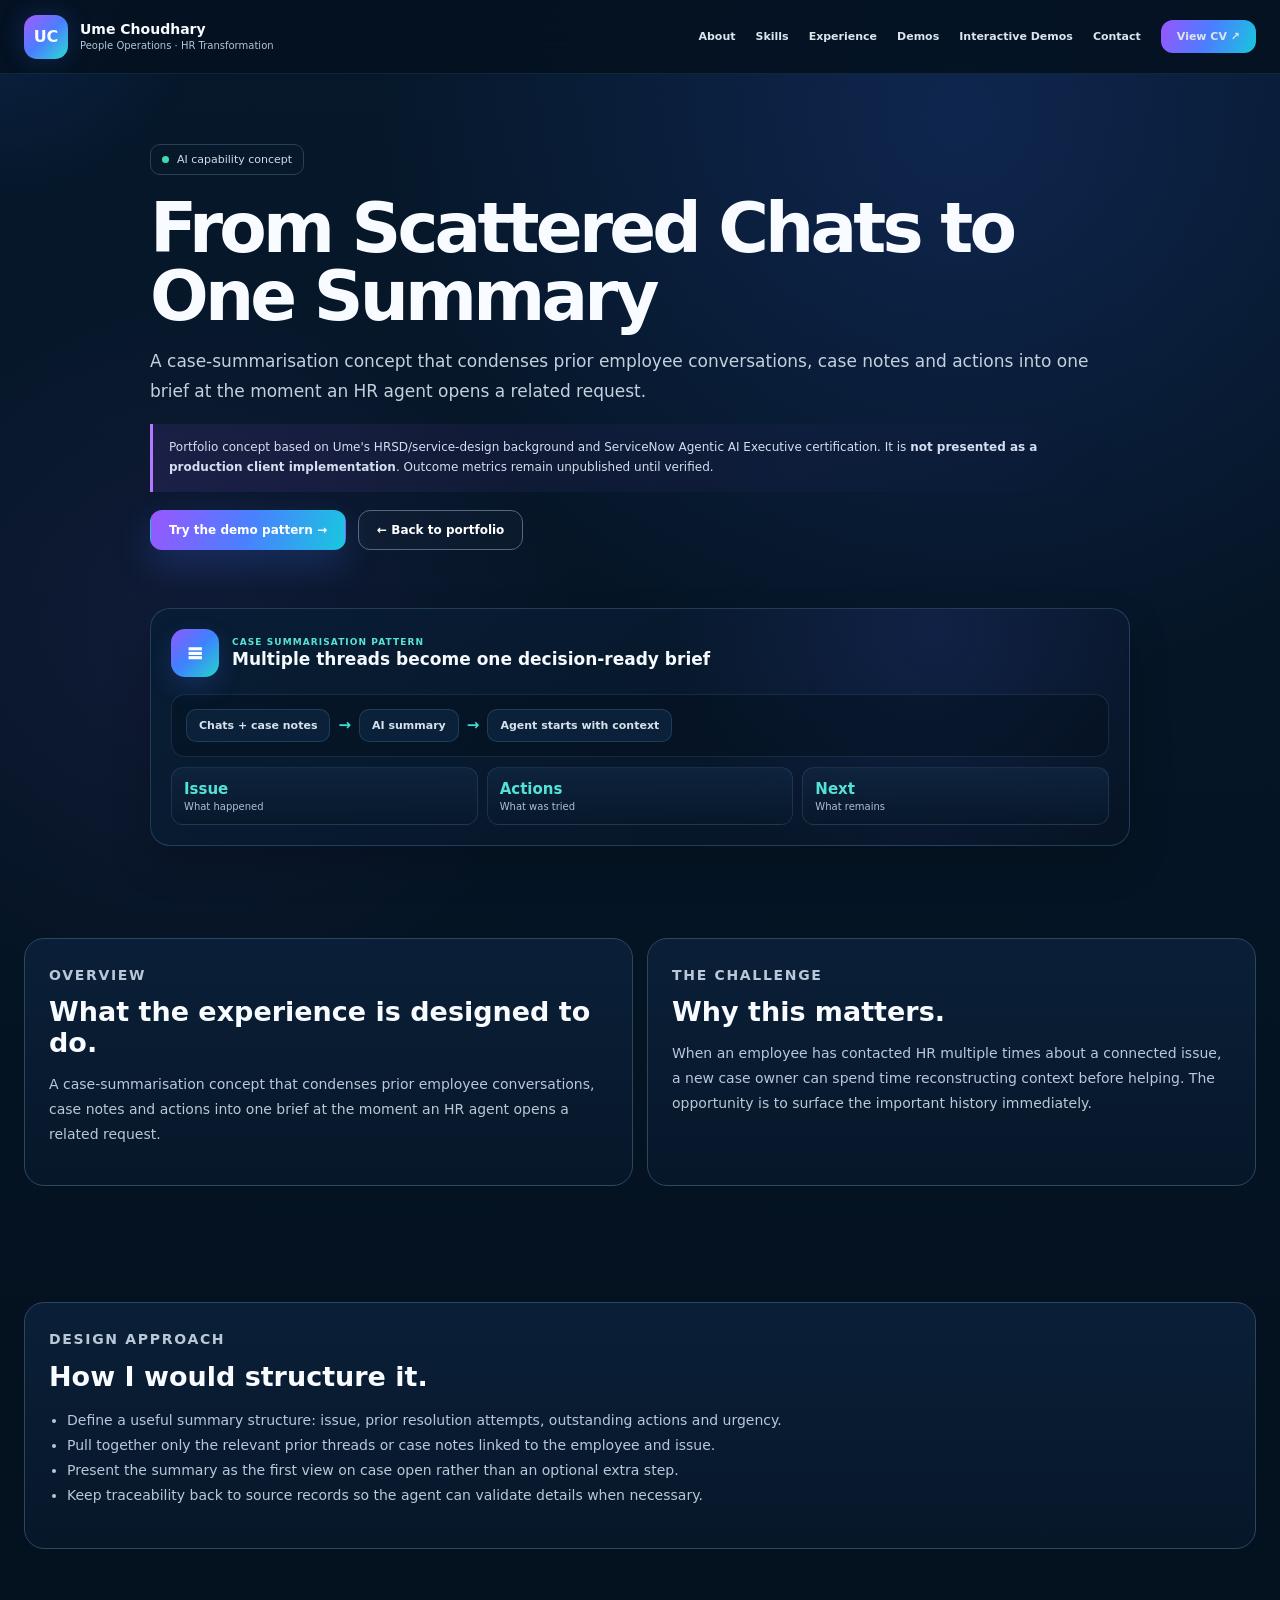
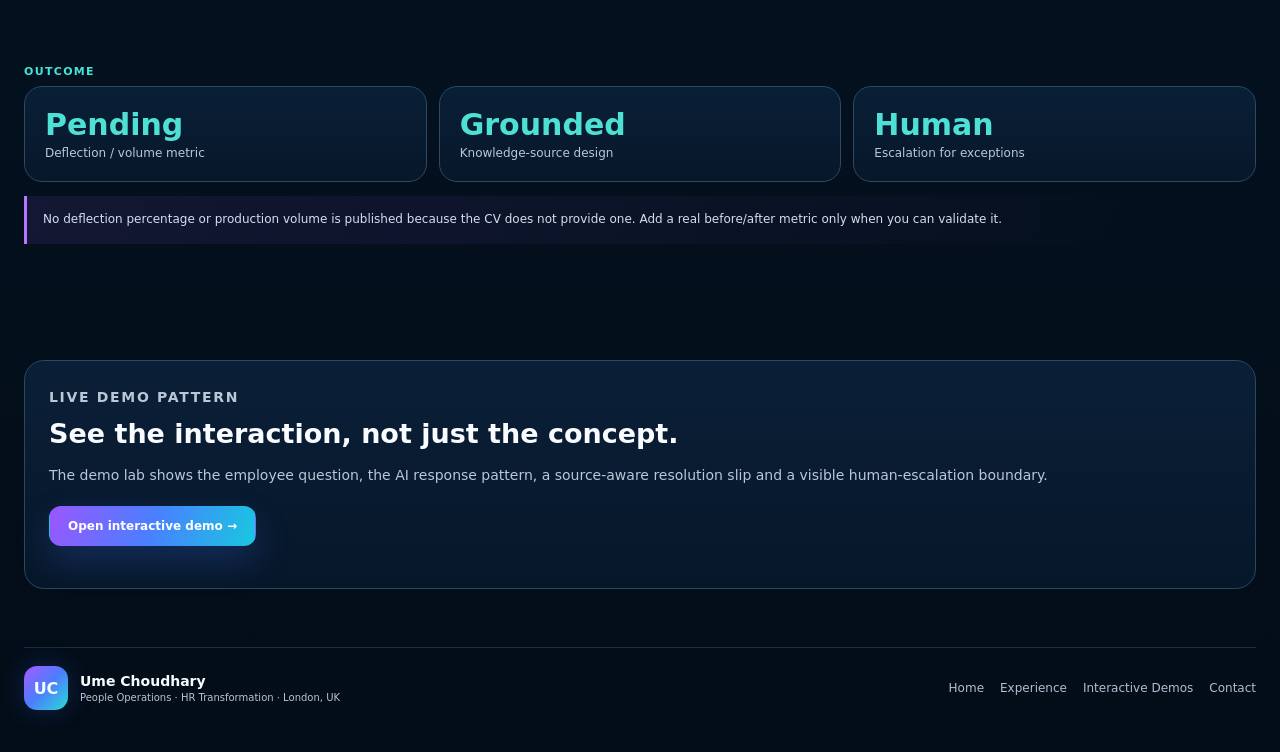
<file: ai-case-summarisation.html>
<!DOCTYPE html>

<html lang="en"><head><meta charset="utf-8"/><meta content="width=device-width,initial-scale=1" name="viewport"/><title>From Scattered Chats to One Summary | Ume Choudhary</title><link href="assets/favicon.svg" rel="icon" type="image/svg+xml"/><link href="styles.css" rel="stylesheet"/></head><body><div class="mouse-glow" id="mouseGlow"></div><header><a class="brand" href="index.html"><span class="brandmark">UC</span><span><b>Ume Choudhary</b><small>People Operations · HR Transformation</small></span></a><button class="menubtn" id="menuBtn">Menu</button><nav id="nav"><a href="index.html#about">About</a><a href="index.html#skills">Skills</a><a href="index.html#experience">Experience</a><a href="index.html#live-demos">Demos</a><a href="interactive-demos.html">Interactive Demos</a><a href="index.html#contact">Contact</a><a class="navcv" href="Ume_Choudhary_Resume.pdf" target="_blank">View CV ↗</a></nav></header><main><section class="page-hero shell reveal"><div><span class="status-chip">AI capability concept</span><h1>From Scattered Chats to One Summary</h1><p>A case-summarisation concept that condenses prior employee conversations, case notes and actions into one brief at the moment an HR agent opens a related request.</p><div class="concept-note">Portfolio concept based on Ume's HRSD/service-design background and ServiceNow Agentic AI Executive certification. It is <b>not presented as a production client implementation</b>. Outcome metrics remain unpublished until verified.</div><div class="actions"><a class="btn primary" href="interactive-demos.html#summarisation">Try the demo pattern →</a><a class="btn" href="index.html#live-demos">← Back to portfolio</a></div></div><div class="page-concept-visual"><div class="concept-visual-head"><div class="concept-visual-icon">≡</div><div><span class="concept-visual-kicker">CASE SUMMARISATION PATTERN</span><strong>Multiple threads become one decision-ready brief</strong></div></div><div class="concept-flow"><span>Chats + case notes</span><i>→</i><span>AI summary</span><i>→</i><span>Agent starts with context</span></div><div class="concept-stat-grid"><div class="concept-stat"><b>Issue</b><span>What happened</span></div><div class="concept-stat"><b>Actions</b><span>What was tried</span></div><div class="concept-stat"><b>Next</b><span>What remains</span></div></div></div></section><section class="section shell"><div class="detail-grid"><article class="detail-card reveal"><p class="kicker">OVERVIEW</p><h2>What the experience is designed to do.</h2><p>A case-summarisation concept that condenses prior employee conversations, case notes and actions into one brief at the moment an HR agent opens a related request.</p></article><article class="detail-card reveal"><p class="kicker">THE CHALLENGE</p><h2>Why this matters.</h2><p>When an employee has contacted HR multiple times about a connected issue, a new case owner can spend time reconstructing context before helping. The opportunity is to surface the important history immediately.</p></article></div></section><section class="section shell"><article class="detail-card reveal"><p class="kicker">DESIGN APPROACH</p><h2>How I would structure it.</h2><ul><li>Define a useful summary structure: issue, prior resolution attempts, outstanding actions and urgency.</li><li>Pull together only the relevant prior threads or case notes linked to the employee and issue.</li><li>Present the summary as the first view on case open rather than an optional extra step.</li><li>Keep traceability back to source records so the agent can validate details when necessary.</li></ul></article></section><section class="section shell"><p class="kicker">OUTCOME</p><div class="outcome-band reveal"><div><b>Pending</b><span>Deflection / volume metric</span></div><div><b>Grounded</b><span>Knowledge-source design</span></div><div><b>Human</b><span>Escalation for exceptions</span></div></div><div class="concept-note" style="margin-top:14px">No deflection percentage or production volume is published because the CV does not provide one. Add a real before/after metric only when you can validate it. </div></section><section class="section shell"><div class="detail-card reveal"><p class="kicker">LIVE DEMO PATTERN</p><h2>See the interaction, not just the concept.</h2><p>The demo lab shows the employee question, the AI response pattern, a source-aware resolution slip and a visible human-escalation boundary.</p><div class="actions"><a class="btn primary" href="interactive-demos.html#summarisation">Open interactive demo →</a></div></div></section></main><footer class="shell"><div class="brand"><span class="brandmark">UC</span><span><b>Ume Choudhary</b><small>People Operations · HR Transformation · London, UK</small></span></div><div><a href="index.html">Home</a><a href="index.html#experience">Experience</a><a href="interactive-demos.html">Interactive Demos</a><a href="index.html#contact">Contact</a></div></footer><script src="script.js"></script></body></html>
</file>
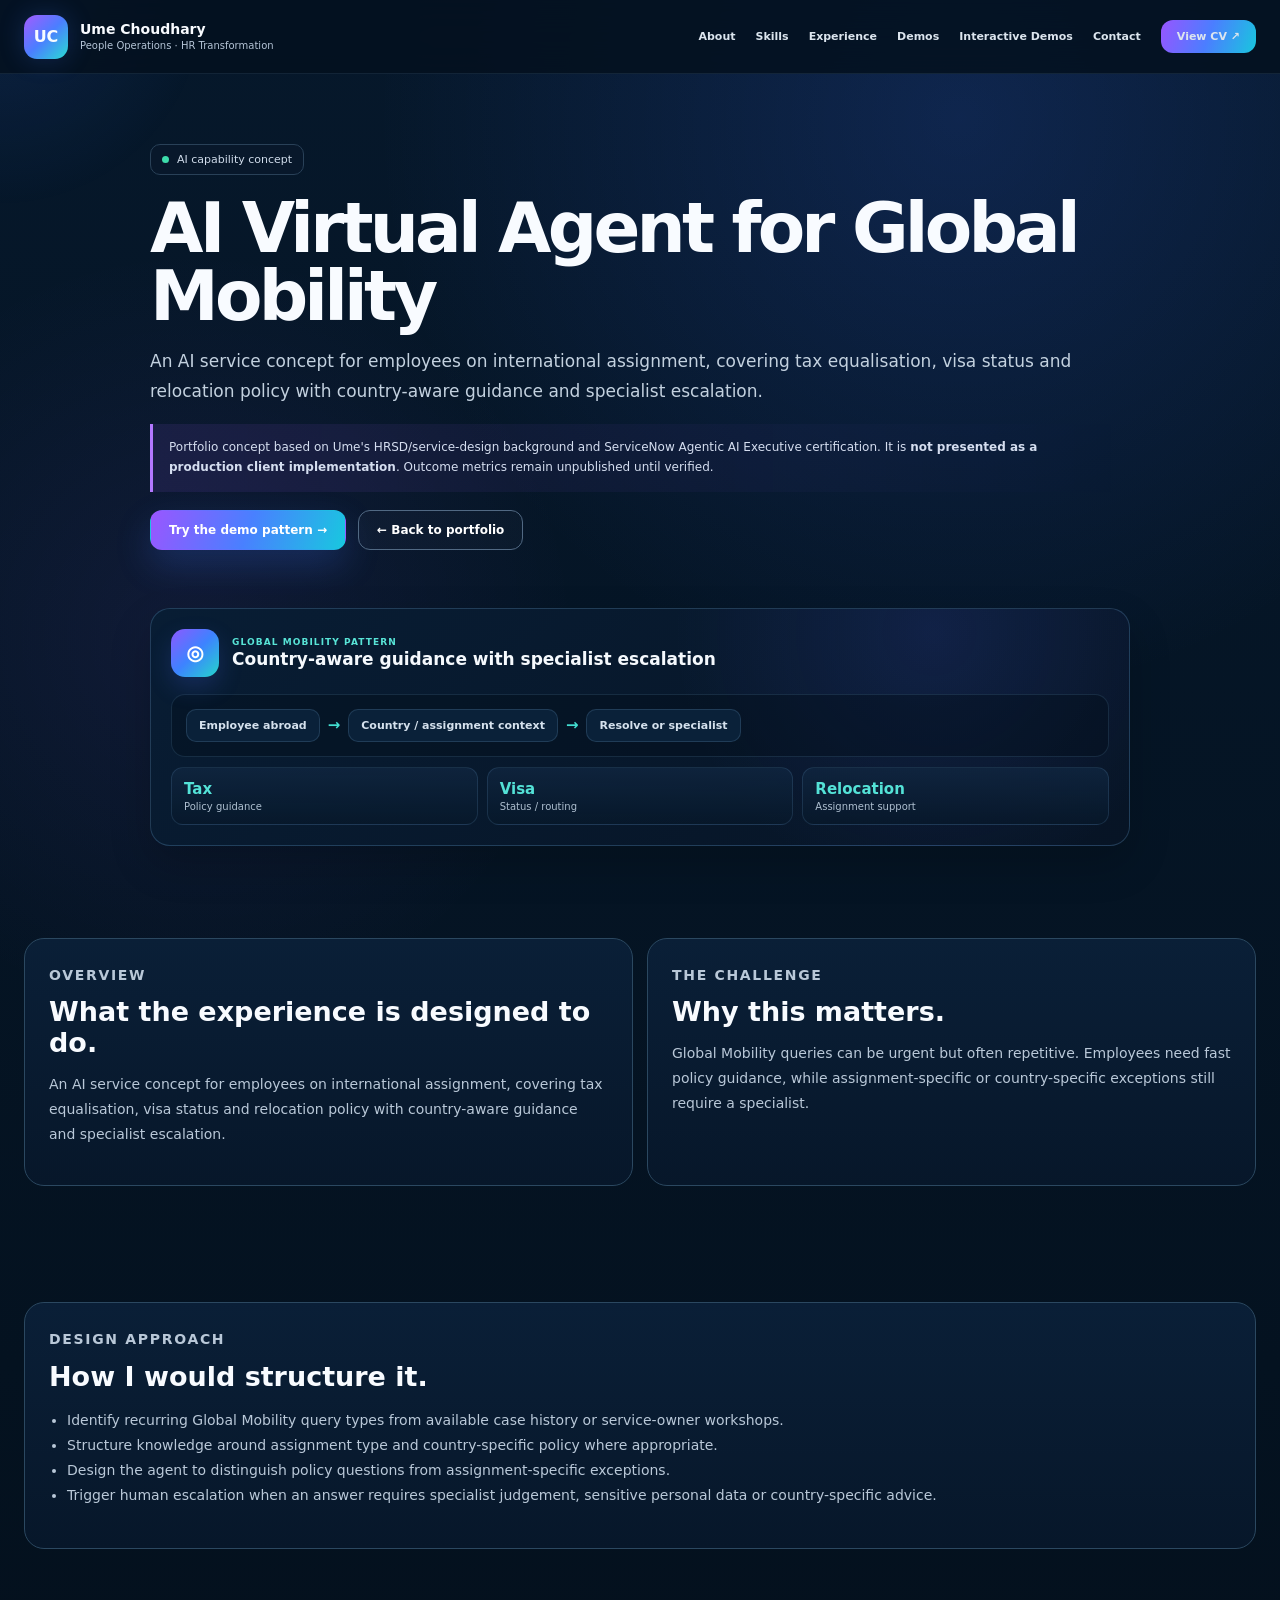
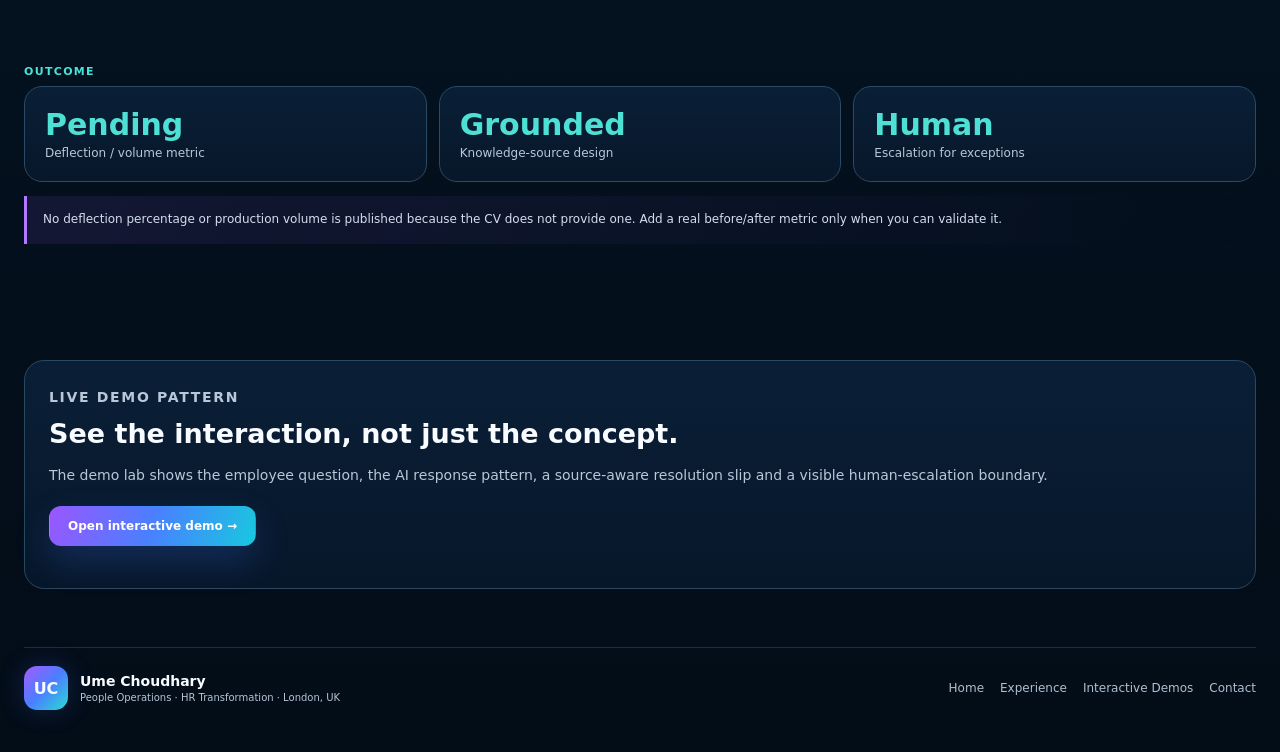
<file: ai-global-mobility-agent.html>
<!DOCTYPE html>

<html lang="en"><head><meta charset="utf-8"/><meta content="width=device-width,initial-scale=1" name="viewport"/><title>AI Virtual Agent for Global Mobility | Ume Choudhary</title><link href="assets/favicon.svg" rel="icon" type="image/svg+xml"/><link href="styles.css" rel="stylesheet"/></head><body><div class="mouse-glow" id="mouseGlow"></div><header><a class="brand" href="index.html"><span class="brandmark">UC</span><span><b>Ume Choudhary</b><small>People Operations · HR Transformation</small></span></a><button class="menubtn" id="menuBtn">Menu</button><nav id="nav"><a href="index.html#about">About</a><a href="index.html#skills">Skills</a><a href="index.html#experience">Experience</a><a href="index.html#live-demos">Demos</a><a href="interactive-demos.html">Interactive Demos</a><a href="index.html#contact">Contact</a><a class="navcv" href="Ume_Choudhary_Resume.pdf" target="_blank">View CV ↗</a></nav></header><main><section class="page-hero shell reveal"><div><span class="status-chip">AI capability concept</span><h1>AI Virtual Agent for Global Mobility</h1><p>An AI service concept for employees on international assignment, covering tax equalisation, visa status and relocation policy with country-aware guidance and specialist escalation.</p><div class="concept-note">Portfolio concept based on Ume's HRSD/service-design background and ServiceNow Agentic AI Executive certification. It is <b>not presented as a production client implementation</b>. Outcome metrics remain unpublished until verified.</div><div class="actions"><a class="btn primary" href="interactive-demos.html#mobility">Try the demo pattern →</a><a class="btn" href="index.html#live-demos">← Back to portfolio</a></div></div><div class="page-concept-visual"><div class="concept-visual-head"><div class="concept-visual-icon">◎</div><div><span class="concept-visual-kicker">GLOBAL MOBILITY PATTERN</span><strong>Country-aware guidance with specialist escalation</strong></div></div><div class="concept-flow"><span>Employee abroad</span><i>→</i><span>Country / assignment context</span><i>→</i><span>Resolve or specialist</span></div><div class="concept-stat-grid"><div class="concept-stat"><b>Tax</b><span>Policy guidance</span></div><div class="concept-stat"><b>Visa</b><span>Status / routing</span></div><div class="concept-stat"><b>Relocation</b><span>Assignment support</span></div></div></div></section><section class="section shell"><div class="detail-grid"><article class="detail-card reveal"><p class="kicker">OVERVIEW</p><h2>What the experience is designed to do.</h2><p>An AI service concept for employees on international assignment, covering tax equalisation, visa status and relocation policy with country-aware guidance and specialist escalation.</p></article><article class="detail-card reveal"><p class="kicker">THE CHALLENGE</p><h2>Why this matters.</h2><p>Global Mobility queries can be urgent but often repetitive. Employees need fast policy guidance, while assignment-specific or country-specific exceptions still require a specialist.</p></article></div></section><section class="section shell"><article class="detail-card reveal"><p class="kicker">DESIGN APPROACH</p><h2>How I would structure it.</h2><ul><li>Identify recurring Global Mobility query types from available case history or service-owner workshops.</li><li>Structure knowledge around assignment type and country-specific policy where appropriate.</li><li>Design the agent to distinguish policy questions from assignment-specific exceptions.</li><li>Trigger human escalation when an answer requires specialist judgement, sensitive personal data or country-specific advice.</li></ul></article></section><section class="section shell"><p class="kicker">OUTCOME</p><div class="outcome-band reveal"><div><b>Pending</b><span>Deflection / volume metric</span></div><div><b>Grounded</b><span>Knowledge-source design</span></div><div><b>Human</b><span>Escalation for exceptions</span></div></div><div class="concept-note" style="margin-top:14px">No deflection percentage or production volume is published because the CV does not provide one. Add a real before/after metric only when you can validate it. </div></section><section class="section shell"><div class="detail-card reveal"><p class="kicker">LIVE DEMO PATTERN</p><h2>See the interaction, not just the concept.</h2><p>The demo lab shows the employee question, the AI response pattern, a source-aware resolution slip and a visible human-escalation boundary.</p><div class="actions"><a class="btn primary" href="interactive-demos.html#mobility">Open interactive demo →</a></div></div></section></main><footer class="shell"><div class="brand"><span class="brandmark">UC</span><span><b>Ume Choudhary</b><small>People Operations · HR Transformation · London, UK</small></span></div><div><a href="index.html">Home</a><a href="index.html#experience">Experience</a><a href="interactive-demos.html">Interactive Demos</a><a href="index.html#contact">Contact</a></div></footer><script src="script.js"></script></body></html>
</file>
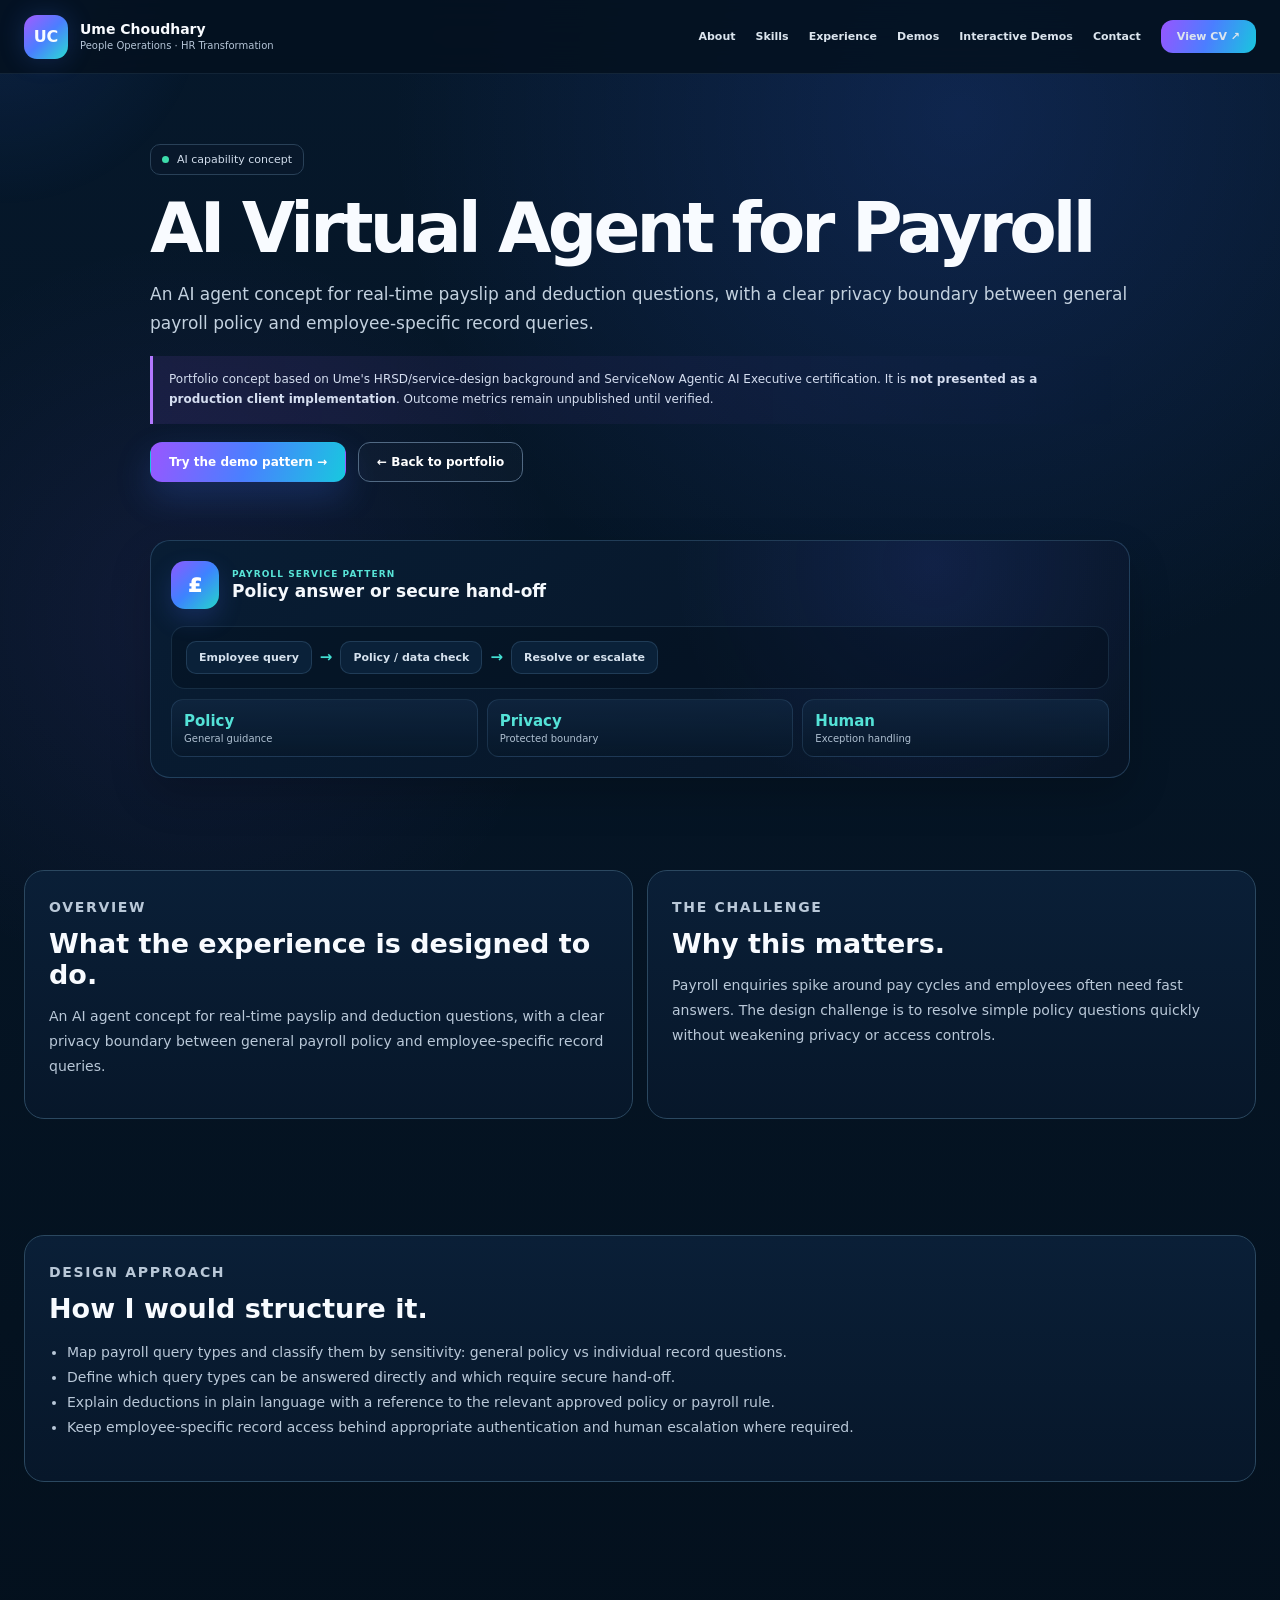
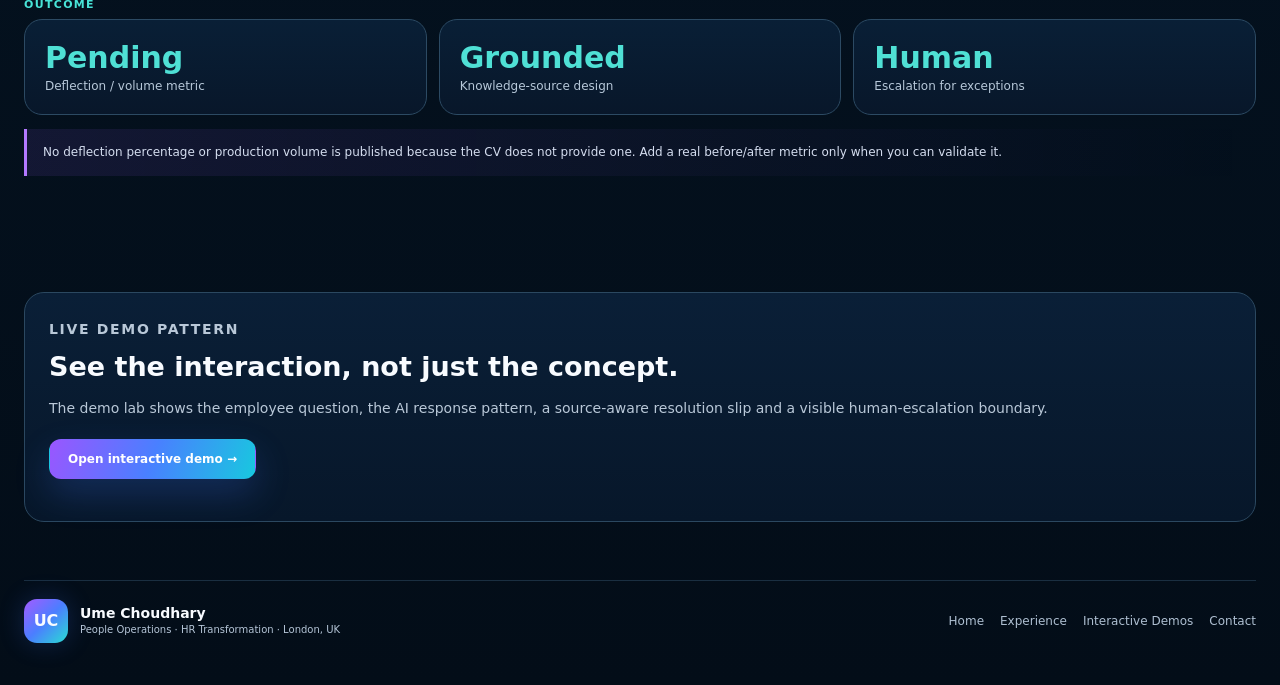
<file: ai-payroll-agent.html>
<!DOCTYPE html>

<html lang="en"><head><meta charset="utf-8"/><meta content="width=device-width,initial-scale=1" name="viewport"/><title>AI Virtual Agent for Payroll | Ume Choudhary</title><link href="assets/favicon.svg" rel="icon" type="image/svg+xml"/><link href="styles.css" rel="stylesheet"/></head><body><div class="mouse-glow" id="mouseGlow"></div><header><a class="brand" href="index.html"><span class="brandmark">UC</span><span><b>Ume Choudhary</b><small>People Operations · HR Transformation</small></span></a><button class="menubtn" id="menuBtn">Menu</button><nav id="nav"><a href="index.html#about">About</a><a href="index.html#skills">Skills</a><a href="index.html#experience">Experience</a><a href="index.html#live-demos">Demos</a><a href="interactive-demos.html">Interactive Demos</a><a href="index.html#contact">Contact</a><a class="navcv" href="Ume_Choudhary_Resume.pdf" target="_blank">View CV ↗</a></nav></header><main><section class="page-hero shell reveal"><div><span class="status-chip">AI capability concept</span><h1>AI Virtual Agent for Payroll</h1><p>An AI agent concept for real-time payslip and deduction questions, with a clear privacy boundary between general payroll policy and employee-specific record queries.</p><div class="concept-note">Portfolio concept based on Ume's HRSD/service-design background and ServiceNow Agentic AI Executive certification. It is <b>not presented as a production client implementation</b>. Outcome metrics remain unpublished until verified.</div><div class="actions"><a class="btn primary" href="interactive-demos.html#payroll">Try the demo pattern →</a><a class="btn" href="index.html#live-demos">← Back to portfolio</a></div></div><div class="page-concept-visual"><div class="concept-visual-head"><div class="concept-visual-icon">£</div><div><span class="concept-visual-kicker">PAYROLL SERVICE PATTERN</span><strong>Policy answer or secure hand-off</strong></div></div><div class="concept-flow"><span>Employee query</span><i>→</i><span>Policy / data check</span><i>→</i><span>Resolve or escalate</span></div><div class="concept-stat-grid"><div class="concept-stat"><b>Policy</b><span>General guidance</span></div><div class="concept-stat"><b>Privacy</b><span>Protected boundary</span></div><div class="concept-stat"><b>Human</b><span>Exception handling</span></div></div></div></section><section class="section shell"><div class="detail-grid"><article class="detail-card reveal"><p class="kicker">OVERVIEW</p><h2>What the experience is designed to do.</h2><p>An AI agent concept for real-time payslip and deduction questions, with a clear privacy boundary between general payroll policy and employee-specific record queries.</p></article><article class="detail-card reveal"><p class="kicker">THE CHALLENGE</p><h2>Why this matters.</h2><p>Payroll enquiries spike around pay cycles and employees often need fast answers. The design challenge is to resolve simple policy questions quickly without weakening privacy or access controls.</p></article></div></section><section class="section shell"><article class="detail-card reveal"><p class="kicker">DESIGN APPROACH</p><h2>How I would structure it.</h2><ul><li>Map payroll query types and classify them by sensitivity: general policy vs individual record questions.</li><li>Define which query types can be answered directly and which require secure hand-off.</li><li>Explain deductions in plain language with a reference to the relevant approved policy or payroll rule.</li><li>Keep employee-specific record access behind appropriate authentication and human escalation where required.</li></ul></article></section><section class="section shell"><p class="kicker">OUTCOME</p><div class="outcome-band reveal"><div><b>Pending</b><span>Deflection / volume metric</span></div><div><b>Grounded</b><span>Knowledge-source design</span></div><div><b>Human</b><span>Escalation for exceptions</span></div></div><div class="concept-note" style="margin-top:14px">No deflection percentage or production volume is published because the CV does not provide one. Add a real before/after metric only when you can validate it. </div></section><section class="section shell"><div class="detail-card reveal"><p class="kicker">LIVE DEMO PATTERN</p><h2>See the interaction, not just the concept.</h2><p>The demo lab shows the employee question, the AI response pattern, a source-aware resolution slip and a visible human-escalation boundary.</p><div class="actions"><a class="btn primary" href="interactive-demos.html#payroll">Open interactive demo →</a></div></div></section></main><footer class="shell"><div class="brand"><span class="brandmark">UC</span><span><b>Ume Choudhary</b><small>People Operations · HR Transformation · London, UK</small></span></div><div><a href="index.html">Home</a><a href="index.html#experience">Experience</a><a href="interactive-demos.html">Interactive Demos</a><a href="index.html#contact">Contact</a></div></footer><script src="script.js"></script></body></html>
</file>
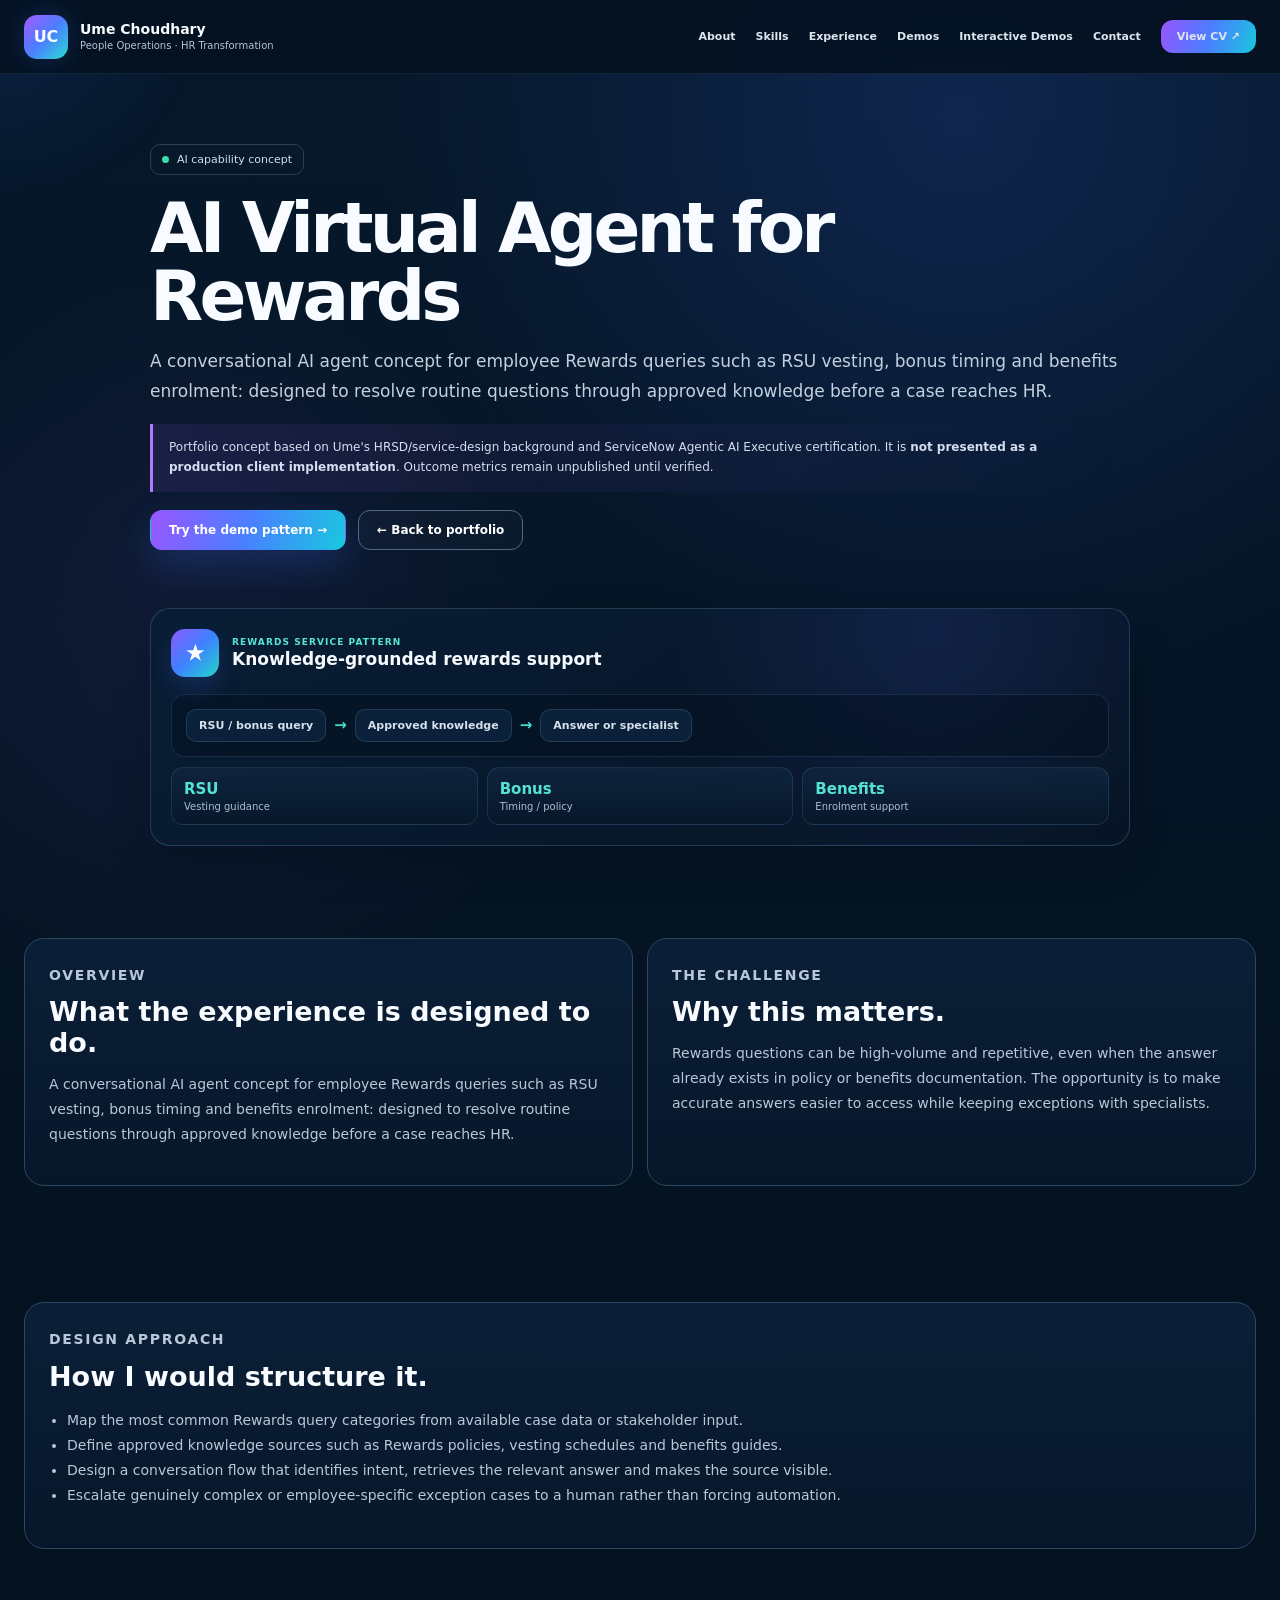
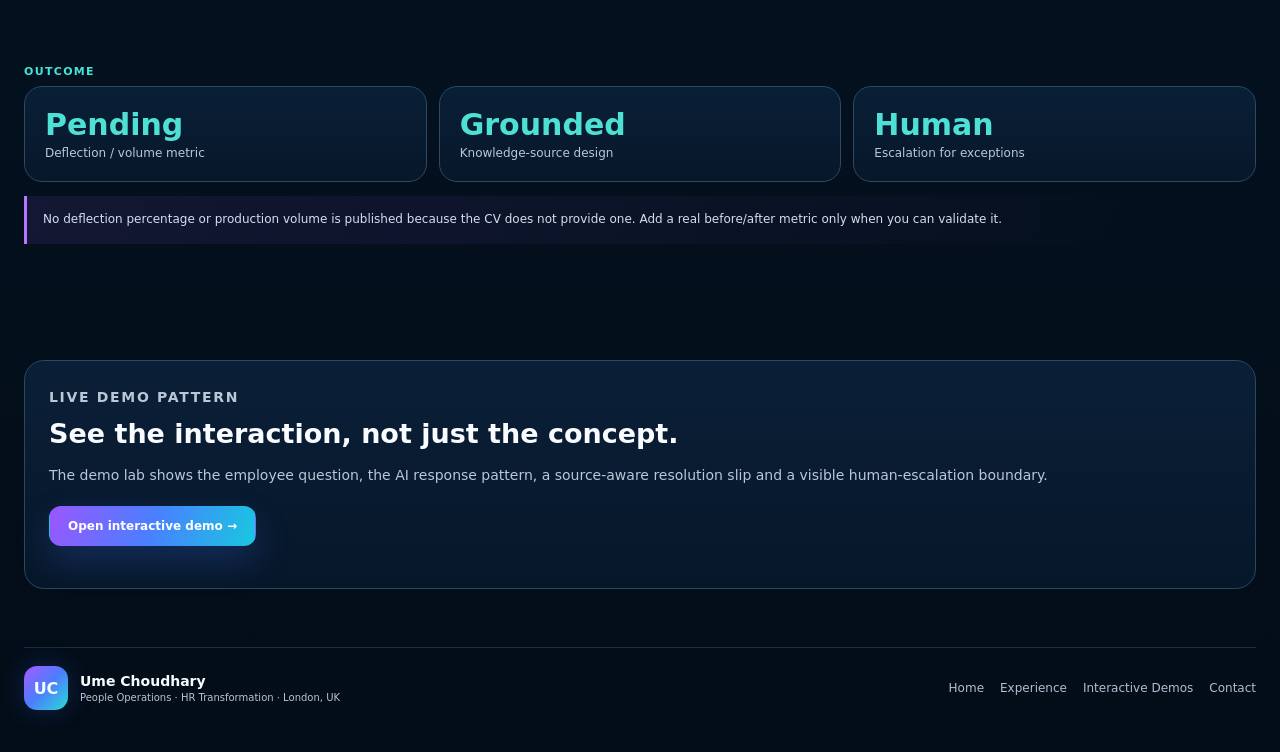
<file: ai-rewards-agent.html>
<!DOCTYPE html>

<html lang="en"><head><meta charset="utf-8"/><meta content="width=device-width,initial-scale=1" name="viewport"/><title>AI Virtual Agent for Rewards | Ume Choudhary</title><link href="assets/favicon.svg" rel="icon" type="image/svg+xml"/><link href="styles.css" rel="stylesheet"/></head><body><div class="mouse-glow" id="mouseGlow"></div><header><a class="brand" href="index.html"><span class="brandmark">UC</span><span><b>Ume Choudhary</b><small>People Operations · HR Transformation</small></span></a><button class="menubtn" id="menuBtn">Menu</button><nav id="nav"><a href="index.html#about">About</a><a href="index.html#skills">Skills</a><a href="index.html#experience">Experience</a><a href="index.html#live-demos">Demos</a><a href="interactive-demos.html">Interactive Demos</a><a href="index.html#contact">Contact</a><a class="navcv" href="Ume_Choudhary_Resume.pdf" target="_blank">View CV ↗</a></nav></header><main><section class="page-hero shell reveal"><div><span class="status-chip">AI capability concept</span><h1>AI Virtual Agent for Rewards</h1><p>A conversational AI agent concept for employee Rewards queries such as RSU vesting, bonus timing and benefits enrolment: designed to resolve routine questions through approved knowledge before a case reaches HR.</p><div class="concept-note">Portfolio concept based on Ume's HRSD/service-design background and ServiceNow Agentic AI Executive certification. It is <b>not presented as a production client implementation</b>. Outcome metrics remain unpublished until verified.</div><div class="actions"><a class="btn primary" href="interactive-demos.html#rewards">Try the demo pattern →</a><a class="btn" href="index.html#live-demos">← Back to portfolio</a></div></div><div class="page-concept-visual"><div class="concept-visual-head"><div class="concept-visual-icon">★</div><div><span class="concept-visual-kicker">REWARDS SERVICE PATTERN</span><strong>Knowledge-grounded rewards support</strong></div></div><div class="concept-flow"><span>RSU / bonus query</span><i>→</i><span>Approved knowledge</span><i>→</i><span>Answer or specialist</span></div><div class="concept-stat-grid"><div class="concept-stat"><b>RSU</b><span>Vesting guidance</span></div><div class="concept-stat"><b>Bonus</b><span>Timing / policy</span></div><div class="concept-stat"><b>Benefits</b><span>Enrolment support</span></div></div></div></section><section class="section shell"><div class="detail-grid"><article class="detail-card reveal"><p class="kicker">OVERVIEW</p><h2>What the experience is designed to do.</h2><p>A conversational AI agent concept for employee Rewards queries such as RSU vesting, bonus timing and benefits enrolment: designed to resolve routine questions through approved knowledge before a case reaches HR.</p></article><article class="detail-card reveal"><p class="kicker">THE CHALLENGE</p><h2>Why this matters.</h2><p>Rewards questions can be high-volume and repetitive, even when the answer already exists in policy or benefits documentation. The opportunity is to make accurate answers easier to access while keeping exceptions with specialists.</p></article></div></section><section class="section shell"><article class="detail-card reveal"><p class="kicker">DESIGN APPROACH</p><h2>How I would structure it.</h2><ul><li>Map the most common Rewards query categories from available case data or stakeholder input.</li><li>Define approved knowledge sources such as Rewards policies, vesting schedules and benefits guides.</li><li>Design a conversation flow that identifies intent, retrieves the relevant answer and makes the source visible.</li><li>Escalate genuinely complex or employee-specific exception cases to a human rather than forcing automation.</li></ul></article></section><section class="section shell"><p class="kicker">OUTCOME</p><div class="outcome-band reveal"><div><b>Pending</b><span>Deflection / volume metric</span></div><div><b>Grounded</b><span>Knowledge-source design</span></div><div><b>Human</b><span>Escalation for exceptions</span></div></div><div class="concept-note" style="margin-top:14px">No deflection percentage or production volume is published because the CV does not provide one. Add a real before/after metric only when you can validate it. </div></section><section class="section shell"><div class="detail-card reveal"><p class="kicker">LIVE DEMO PATTERN</p><h2>See the interaction, not just the concept.</h2><p>The demo lab shows the employee question, the AI response pattern, a source-aware resolution slip and a visible human-escalation boundary.</p><div class="actions"><a class="btn primary" href="interactive-demos.html#rewards">Open interactive demo →</a></div></div></section></main><footer class="shell"><div class="brand"><span class="brandmark">UC</span><span><b>Ume Choudhary</b><small>People Operations · HR Transformation · London, UK</small></span></div><div><a href="index.html">Home</a><a href="index.html#experience">Experience</a><a href="interactive-demos.html">Interactive Demos</a><a href="index.html#contact">Contact</a></div></footer><script src="script.js"></script></body></html>
</file>
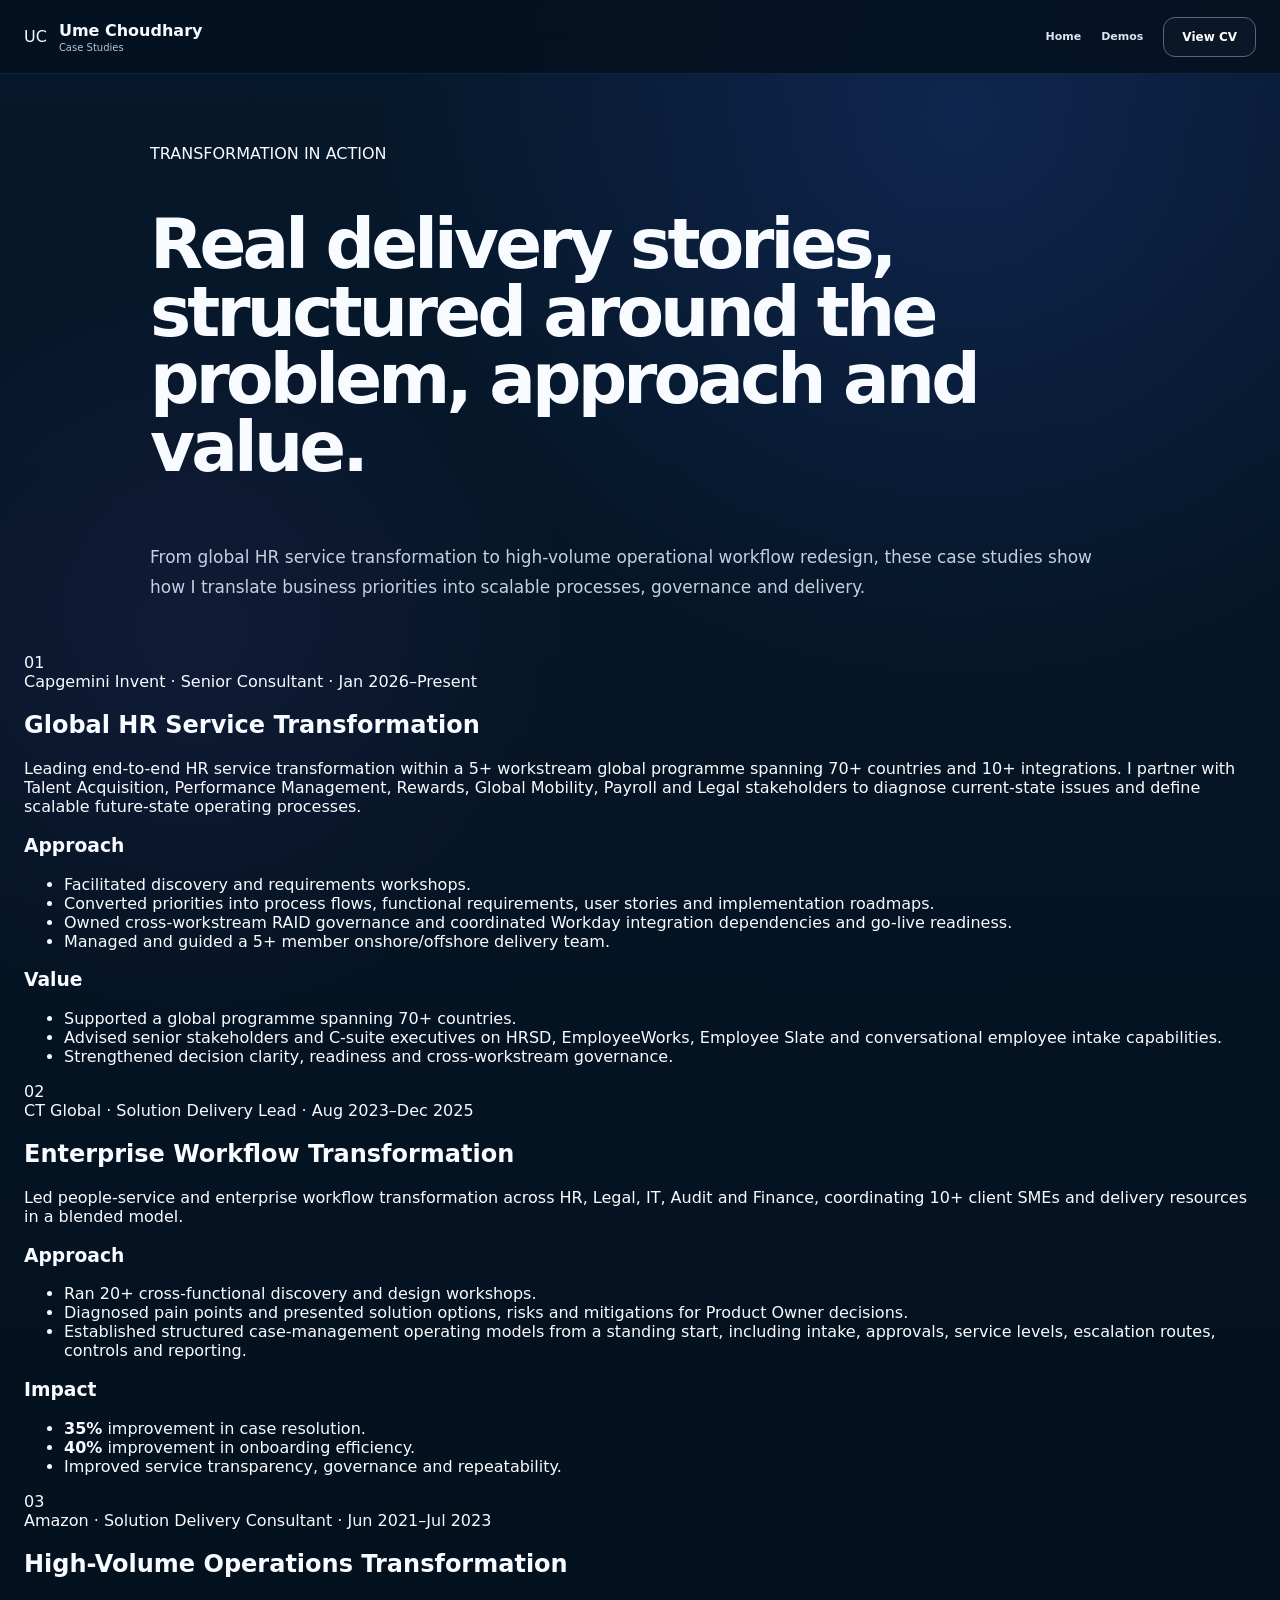
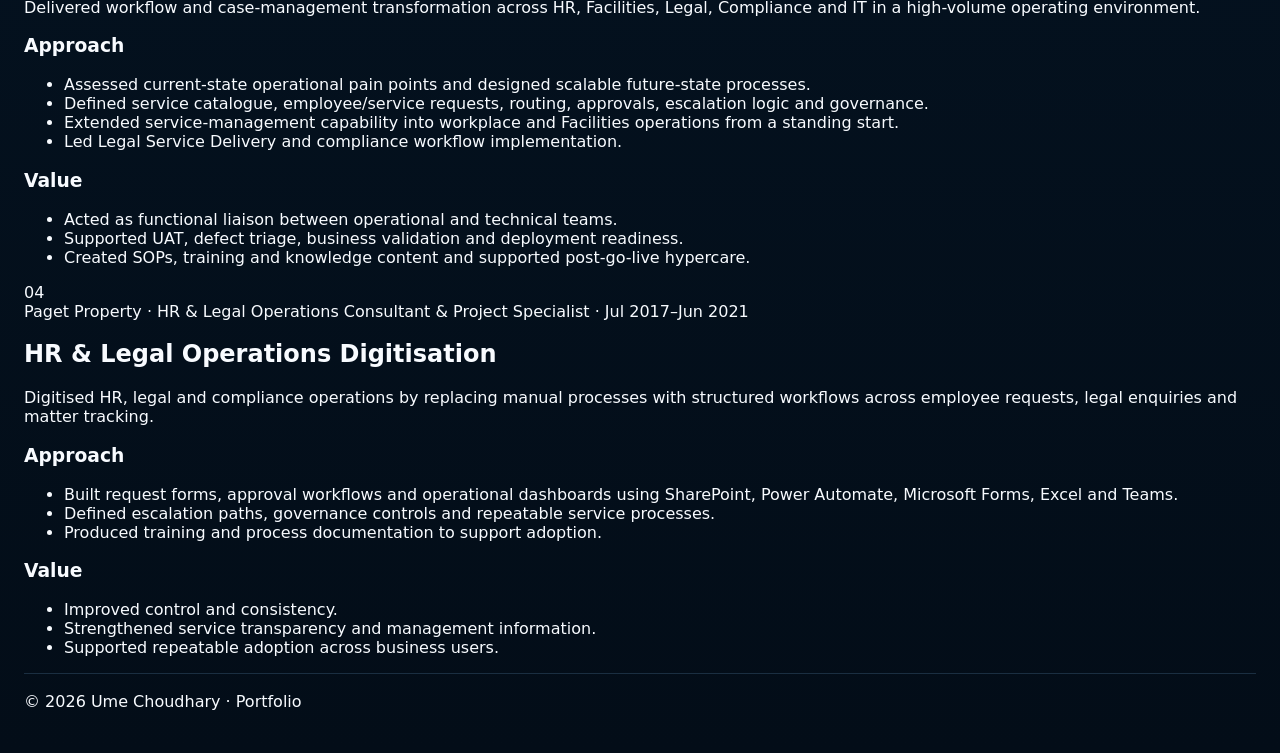
<file: case-studies.html>
<!doctype html>
<html lang="en">
<head>
  <meta charset="utf-8"><meta name="viewport" content="width=device-width, initial-scale=1">
  <title>Case Studies | Ume Choudhary</title>
  <link rel="icon" href="assets/favicon.svg" type="image/svg+xml"><link rel="stylesheet" href="styles.css">
</head>
<body>
<header class="site-header">
  <a class="brand" href="index.html"><span class="brand-mark">UC</span><span><strong>Ume Choudhary</strong><small>Case Studies</small></span></a>
  <nav class="nav static-nav"><a href="index.html">Home</a><a href="demos.html">Demos</a><a class="btn btn-small" href="Ume_Choudhary_Resume.pdf" target="_blank">View CV</a></nav>
</header>
<main class="inner-page">
  <section class="page-hero shell">
    <div class="section-kicker">TRANSFORMATION IN ACTION</div>
    <h1>Real delivery stories, structured around the problem, approach and value.</h1>
    <p>From global HR service transformation to high-volume operational workflow redesign, these case studies show how I translate business priorities into scalable processes, governance and delivery.</p>
  </section>

  <section class="case-list shell">
    <article class="case-study">
      <div class="case-num">01</div>
      <div class="case-body">
        <div class="case-meta">Capgemini Invent · Senior Consultant · Jan 2026–Present</div>
        <h2>Global HR Service Transformation</h2>
        <p>Leading end-to-end HR service transformation within a 5+ workstream global programme spanning 70+ countries and 10+ integrations. I partner with Talent Acquisition, Performance Management, Rewards, Global Mobility, Payroll and Legal stakeholders to diagnose current-state issues and define scalable future-state operating processes.</p>
        <div class="case-columns">
          <div><h3>Approach</h3><ul><li>Facilitated discovery and requirements workshops.</li><li>Converted priorities into process flows, functional requirements, user stories and implementation roadmaps.</li><li>Owned cross-workstream RAID governance and coordinated Workday integration dependencies and go-live readiness.</li><li>Managed and guided a 5+ member onshore/offshore delivery team.</li></ul></div>
          <div><h3>Value</h3><ul><li>Supported a global programme spanning 70+ countries.</li><li>Advised senior stakeholders and C-suite executives on HRSD, EmployeeWorks, Employee Slate and conversational employee intake capabilities.</li><li>Strengthened decision clarity, readiness and cross-workstream governance.</li></ul></div>
        </div>
      </div>
    </article>

    <article class="case-study">
      <div class="case-num">02</div>
      <div class="case-body">
        <div class="case-meta">CT Global · Solution Delivery Lead · Aug 2023–Dec 2025</div>
        <h2>Enterprise Workflow Transformation</h2>
        <p>Led people-service and enterprise workflow transformation across HR, Legal, IT, Audit and Finance, coordinating 10+ client SMEs and delivery resources in a blended model.</p>
        <div class="case-columns">
          <div><h3>Approach</h3><ul><li>Ran 20+ cross-functional discovery and design workshops.</li><li>Diagnosed pain points and presented solution options, risks and mitigations for Product Owner decisions.</li><li>Established structured case-management operating models from a standing start, including intake, approvals, service levels, escalation routes, controls and reporting.</li></ul></div>
          <div><h3>Impact</h3><ul><li><strong>35%</strong> improvement in case resolution.</li><li><strong>40%</strong> improvement in onboarding efficiency.</li><li>Improved service transparency, governance and repeatability.</li></ul></div>
        </div>
      </div>
    </article>

    <article class="case-study">
      <div class="case-num">03</div>
      <div class="case-body">
        <div class="case-meta">Amazon · Solution Delivery Consultant · Jun 2021–Jul 2023</div>
        <h2>High-Volume Operations Transformation</h2>
        <p>Delivered workflow and case-management transformation across HR, Facilities, Legal, Compliance and IT in a high-volume operating environment.</p>
        <div class="case-columns">
          <div><h3>Approach</h3><ul><li>Assessed current-state operational pain points and designed scalable future-state processes.</li><li>Defined service catalogue, employee/service requests, routing, approvals, escalation logic and governance.</li><li>Extended service-management capability into workplace and Facilities operations from a standing start.</li><li>Led Legal Service Delivery and compliance workflow implementation.</li></ul></div>
          <div><h3>Value</h3><ul><li>Acted as functional liaison between operational and technical teams.</li><li>Supported UAT, defect triage, business validation and deployment readiness.</li><li>Created SOPs, training and knowledge content and supported post-go-live hypercare.</li></ul></div>
        </div>
      </div>
    </article>

    <article class="case-study">
      <div class="case-num">04</div>
      <div class="case-body">
        <div class="case-meta">Paget Property · HR & Legal Operations Consultant & Project Specialist · Jul 2017–Jun 2021</div>
        <h2>HR & Legal Operations Digitisation</h2>
        <p>Digitised HR, legal and compliance operations by replacing manual processes with structured workflows across employee requests, legal enquiries and matter tracking.</p>
        <div class="case-columns">
          <div><h3>Approach</h3><ul><li>Built request forms, approval workflows and operational dashboards using SharePoint, Power Automate, Microsoft Forms, Excel and Teams.</li><li>Defined escalation paths, governance controls and repeatable service processes.</li><li>Produced training and process documentation to support adoption.</li></ul></div>
          <div><h3>Value</h3><ul><li>Improved control and consistency.</li><li>Strengthened service transparency and management information.</li><li>Supported repeatable adoption across business users.</li></ul></div>
        </div>
      </div>
    </article>
  </section>
</main>
<footer class="shell">© 2026 Ume Choudhary · Portfolio</footer>
<script src="script.js"></script>
</body>
</html>
</file>
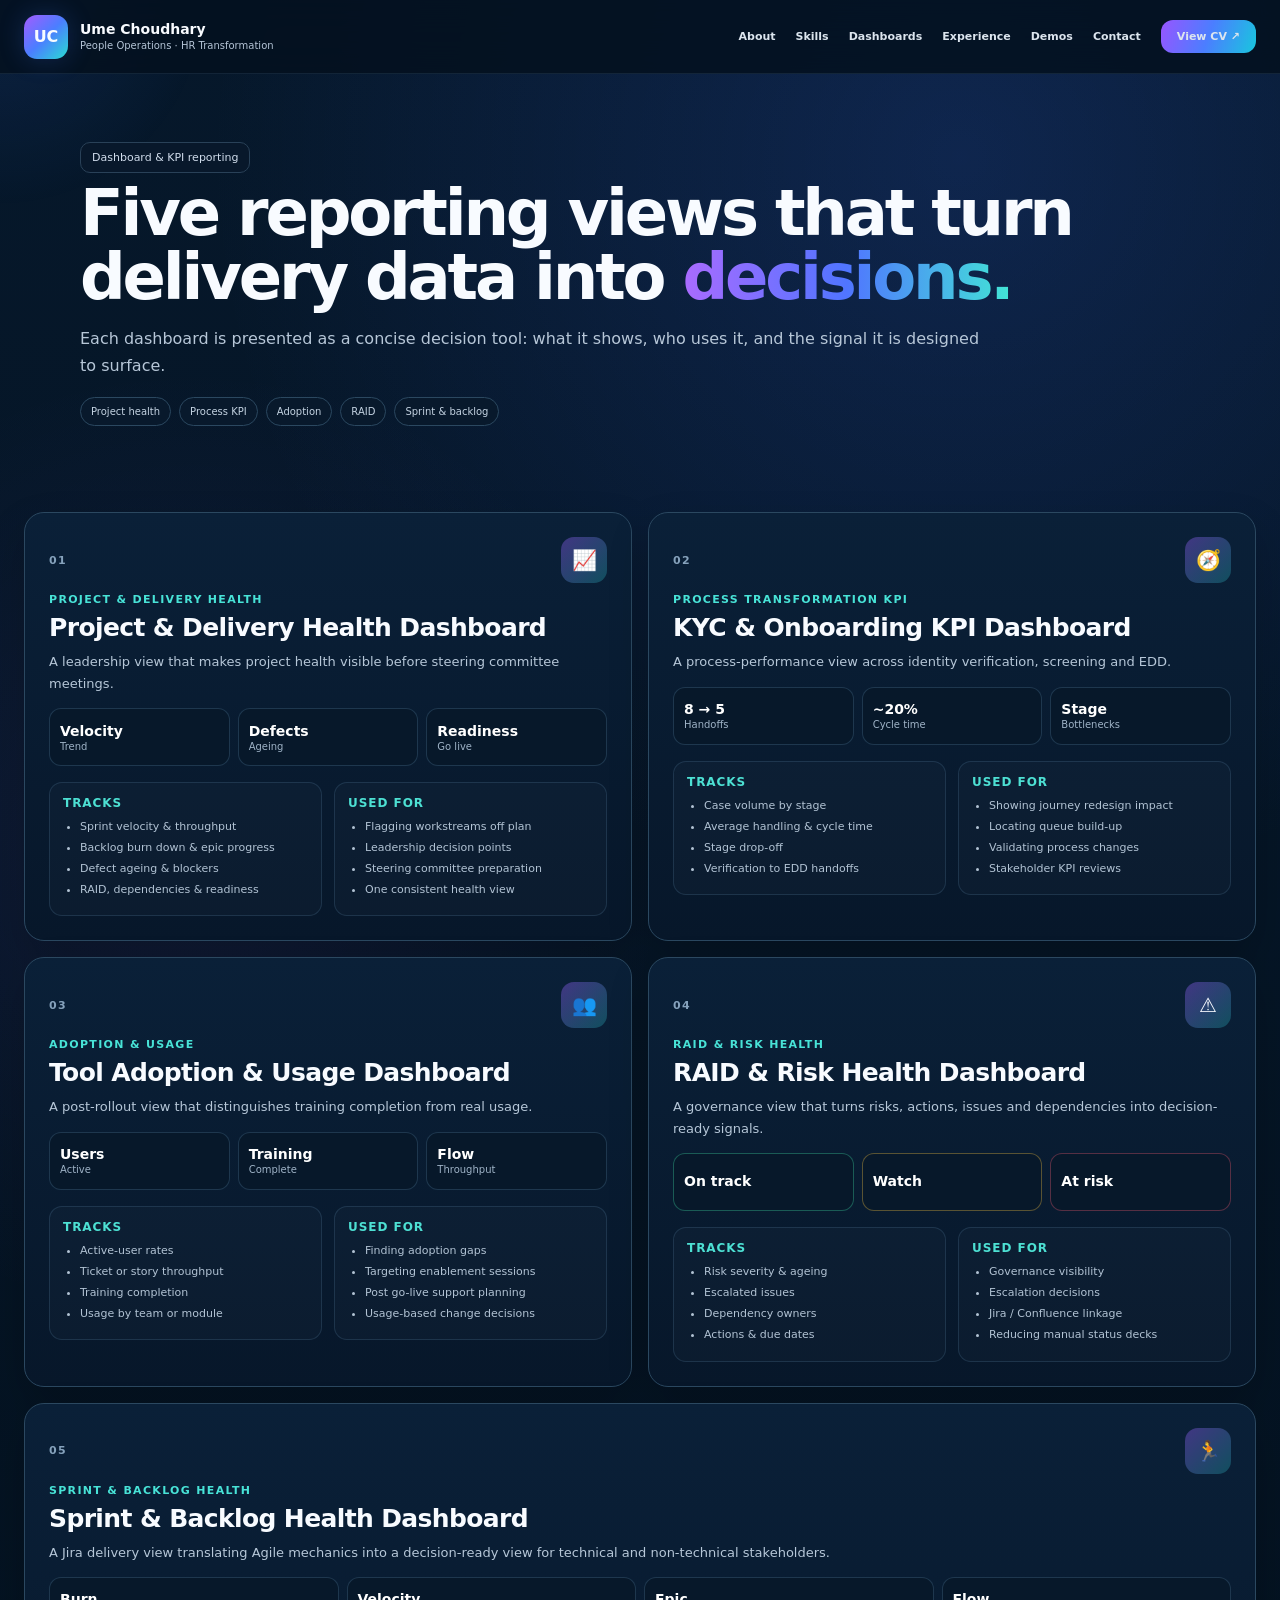
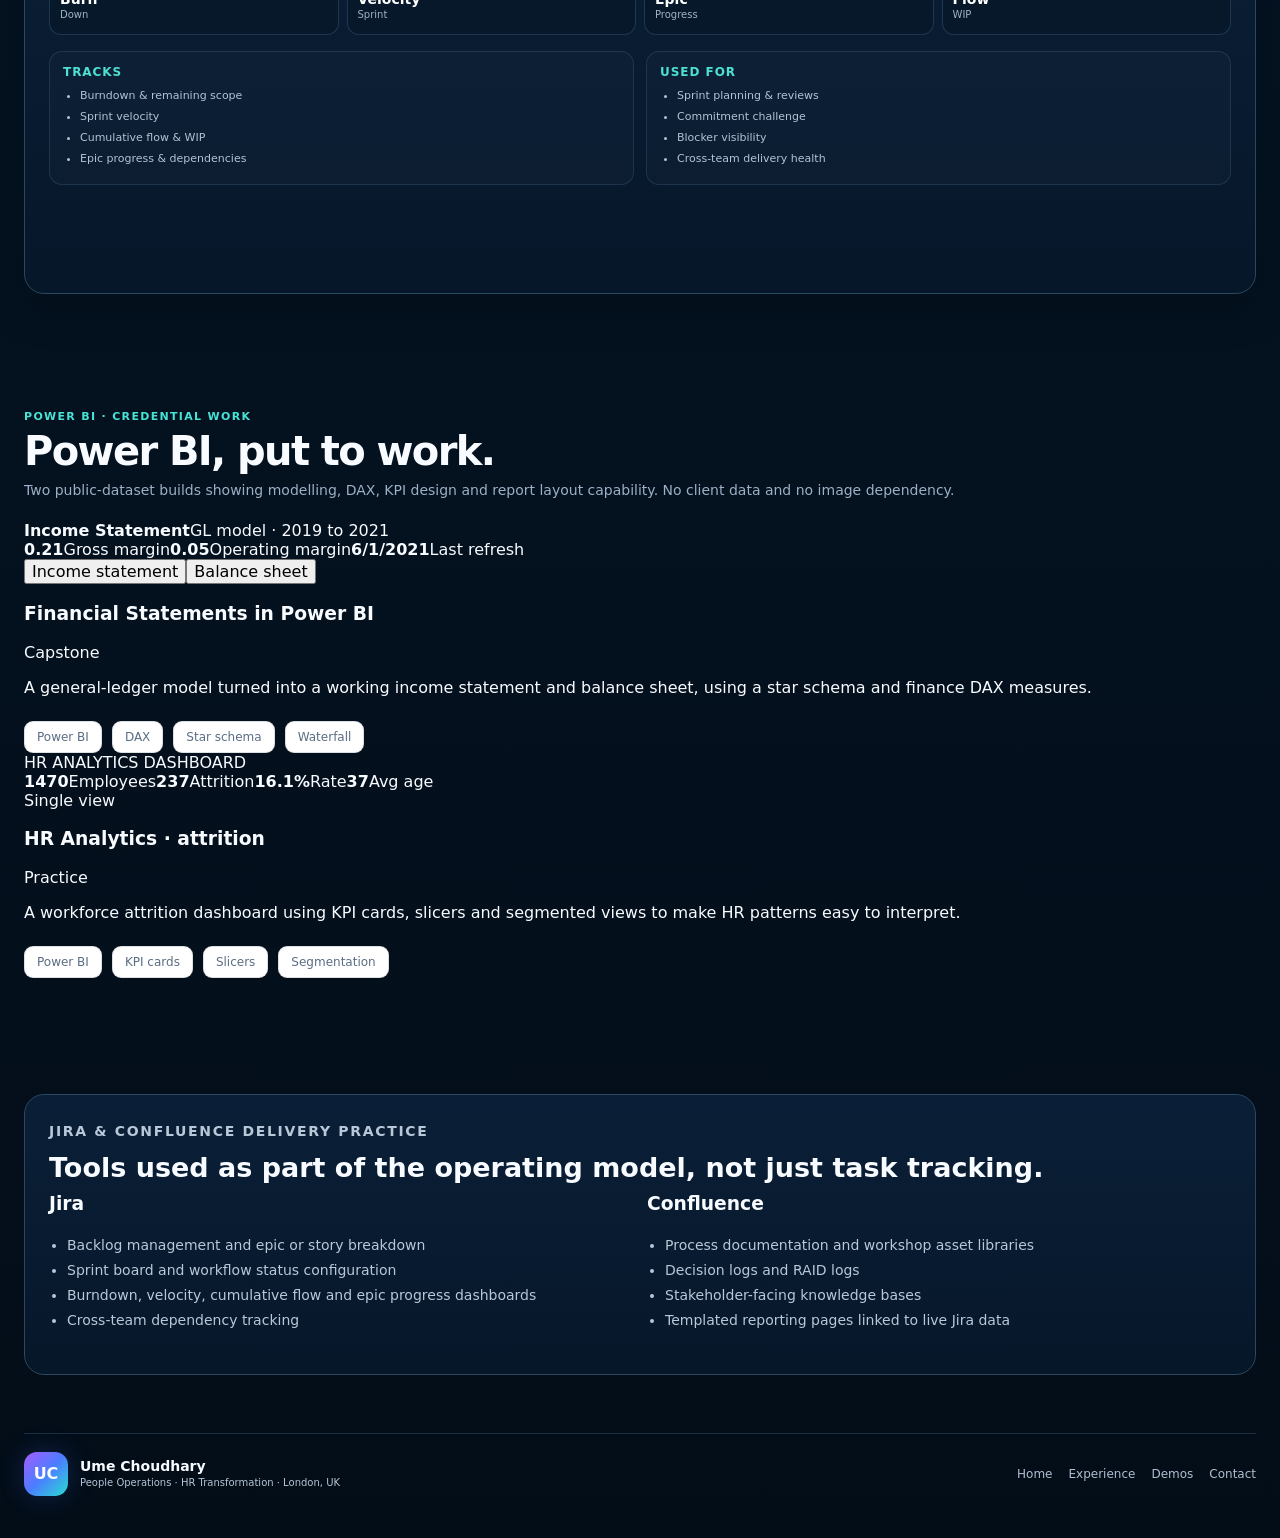
<file: dashboard-kpi-reporting.html>
<!doctype html>
<html lang="en">
<head>
<meta charset="utf-8">
<meta name="viewport" content="width=device-width,initial-scale=1">
<title>Dashboard & KPI Reporting | Ume Choudhary</title>
<link rel="icon" href="assets/favicon.svg" type="image/svg+xml">
<link rel="stylesheet" href="styles.css">
</head>
<body>
<div class="mouse-glow" id="mouseGlow"></div>
<header>
<a class="brand" href="index.html"><span class="brandmark">UC</span><span><b>Ume Choudhary</b><small>People Operations · HR Transformation</small></span></a>
<button class="menubtn" id="menuBtn">Menu</button>
<nav id="nav"><a href="index.html#about">About</a><a href="index.html#skills">Skills</a><a href="index.html#dashboards">Dashboards</a><a href="index.html#experience">Experience</a><a href="interactive-demos.html">Demos</a><a href="index.html#contact">Contact</a><a class="navcv" href="Ume_Choudhary_Resume.pdf" target="_blank">View CV ↗</a></nav>
</header>
<main>
<section class="dashboard-page-hero shell reveal">
<span class="status-chip">Dashboard & KPI reporting</span>
<h1>Five reporting views that turn delivery data into <span class="gradient">decisions.</span></h1>
<p>Each dashboard is presented as a concise decision tool: what it shows, who uses it, and the signal it is designed to surface.</p>
<div class="dashboard-hero-pills"><span>Project health</span><span>Process KPI</span><span>Adoption</span><span>RAID</span><span>Sprint & backlog</span></div>
</section>

<section class="section shell">
<div class="dashboard-card-grid">

<article class="dashboard-compact-card reveal" id="project-health">
<div class="dashboard-card-top"><span class="dashboard-index">01</span><span class="dashboard-icon">📈</span></div>
<p class="kicker">PROJECT & DELIVERY HEALTH</p>
<h2>Project & Delivery Health Dashboard</h2>
<p class="dashboard-one-liner">A leadership view that makes project health visible before steering committee meetings.</p>
<div class="dashboard-mini-metrics"><span><b>Velocity</b> Trend</span><span><b>Defects</b> Ageing</span><span><b>Readiness</b> Go live</span></div>
<div class="dashboard-two-col"><div><h3>Tracks</h3><ul><li>Sprint velocity & throughput</li><li>Backlog burn down & epic progress</li><li>Defect ageing & blockers</li><li>RAID, dependencies & readiness</li></ul></div><div><h3>Used for</h3><ul><li>Flagging workstreams off plan</li><li>Leadership decision points</li><li>Steering committee preparation</li><li>One consistent health view</li></ul></div></div>
</article>

<article class="dashboard-compact-card reveal">
<div class="dashboard-card-top"><span class="dashboard-index">02</span><span class="dashboard-icon">🧭</span></div>
<p class="kicker">PROCESS TRANSFORMATION KPI</p>
<h2>KYC & Onboarding KPI Dashboard</h2>
<p class="dashboard-one-liner">A process-performance view across identity verification, screening and EDD.</p>
<div class="dashboard-mini-metrics"><span><b>8 → 5</b> Handoffs</span><span><b>~20%</b> Cycle time</span><span><b>Stage</b> Bottlenecks</span></div>
<div class="dashboard-two-col"><div><h3>Tracks</h3><ul><li>Case volume by stage</li><li>Average handling & cycle time</li><li>Stage drop-off</li><li>Verification to EDD handoffs</li></ul></div><div><h3>Used for</h3><ul><li>Showing journey redesign impact</li><li>Locating queue build-up</li><li>Validating process changes</li><li>Stakeholder KPI reviews</li></ul></div></div>
</article>

<article class="dashboard-compact-card reveal">
<div class="dashboard-card-top"><span class="dashboard-index">03</span><span class="dashboard-icon">👥</span></div>
<p class="kicker">ADOPTION & USAGE</p>
<h2>Tool Adoption & Usage Dashboard</h2>
<p class="dashboard-one-liner">A post-rollout view that distinguishes training completion from real usage.</p>
<div class="dashboard-mini-metrics"><span><b>Users</b> Active</span><span><b>Training</b> Complete</span><span><b>Flow</b> Throughput</span></div>
<div class="dashboard-two-col"><div><h3>Tracks</h3><ul><li>Active-user rates</li><li>Ticket or story throughput</li><li>Training completion</li><li>Usage by team or module</li></ul></div><div><h3>Used for</h3><ul><li>Finding adoption gaps</li><li>Targeting enablement sessions</li><li>Post go-live support planning</li><li>Usage-based change decisions</li></ul></div></div>
</article>

<article class="dashboard-compact-card reveal">
<div class="dashboard-card-top"><span class="dashboard-index">04</span><span class="dashboard-icon">⚠</span></div>
<p class="kicker">RAID & RISK HEALTH</p>
<h2>RAID & Risk Health Dashboard</h2>
<p class="dashboard-one-liner">A governance view that turns risks, actions, issues and dependencies into decision-ready signals.</p>
<div class="dashboard-mini-metrics risk-pills"><span class="g"><b>On track</b></span><span class="a"><b>Watch</b></span><span class="r"><b>At risk</b></span></div>
<div class="dashboard-two-col"><div><h3>Tracks</h3><ul><li>Risk severity & ageing</li><li>Escalated issues</li><li>Dependency owners</li><li>Actions & due dates</li></ul></div><div><h3>Used for</h3><ul><li>Governance visibility</li><li>Escalation decisions</li><li>Jira / Confluence linkage</li><li>Reducing manual status decks</li></ul></div></div>
</article>

<article class="dashboard-compact-card reveal dashboard-wide-card">
<div class="dashboard-card-top"><span class="dashboard-index">05</span><span class="dashboard-icon">🏃</span></div>
<p class="kicker">SPRINT & BACKLOG HEALTH</p>
<h2>Sprint & Backlog Health Dashboard</h2>
<p class="dashboard-one-liner">A Jira delivery view translating Agile mechanics into a decision-ready view for technical and non-technical stakeholders.</p>
<div class="dashboard-mini-metrics"><span><b>Burn</b> Down</span><span><b>Velocity</b> Sprint</span><span><b>Epic</b> Progress</span><span><b>Flow</b> WIP</span></div>
<div class="dashboard-two-col"><div><h3>Tracks</h3><ul><li>Burndown & remaining scope</li><li>Sprint velocity</li><li>Cumulative flow & WIP</li><li>Epic progress & dependencies</li></ul></div><div><h3>Used for</h3><ul><li>Sprint planning & reviews</li><li>Commitment challenge</li><li>Blocker visibility</li><li>Cross-team delivery health</li></ul></div></div>
<div class="agile-visual compact"><div style="--h:72%"></div><div style="--h:48%"></div><div style="--h:84%"></div><div style="--h:65%"></div><div style="--h:91%"></div><div style="--h:58%"></div></div>
</article>

</div>
</section>

<section class="section shell powerbi-dark-section" id="power-bi-work">
<div class="section-head reveal"><div><p class="kicker">POWER BI · CREDENTIAL WORK</p><h2>Power BI, put to work.</h2><p class="sub">Two public-dataset builds showing modelling, DAX, KPI design and report layout capability. No client data and no image dependency.</p></div></div>
<div class="powerbi-dark-grid">
<article class="powerbi-dark-card reveal"><div class="powerbi-mock financial" id="financialMock"><div class="mock-topbar"><b>Income Statement</b><span>GL model · 2019 to 2021</span></div><div class="mock-kpis"><span><b>0.21</b>Gross margin</span><span><b>0.05</b>Operating margin</span><span><b>6/1/2021</b>Last refresh</span></div><div class="mock-body"><div class="mock-table"><i></i><i></i><i></i><i></i><i></i><i></i><i></i></div><div class="mock-chart"><i style="--v:48%"></i><i style="--v:61%"></i><i style="--v:72%"></i><i style="--v:58%"></i><i style="--v:78%"></i><i style="--v:67%"></i><i style="--v:88%"></i></div></div></div><div class="powerbi-tab-row"><button class="active" data-powerbi-dark="income">Income statement</button><button data-powerbi-dark="balance">Balance sheet</button></div><div class="powerbi-card-copy"><div class="powerbi-copy-head"><h3 id="powerbiDarkTitle">Financial Statements in Power BI</h3><span>Capstone</span></div><p id="powerbiDarkText">A general-ledger model turned into a working income statement and balance sheet, using a star schema and finance DAX measures.</p><div class="credential-tags dark"><span>Power BI</span><span>DAX</span><span>Star schema</span><span>Waterfall</span></div></div></article>
<article class="powerbi-dark-card reveal"><div class="powerbi-mock hr"><div class="hr-title">HR ANALYTICS DASHBOARD</div><div class="hr-kpis"><span><b>1470</b>Employees</span><span><b>237</b>Attrition</span><span><b>16.1%</b>Rate</span><span><b>37</b>Avg age</span></div><div class="hr-charts"><div class="donut"></div><div class="hr-bars"><i style="--w:90%"></i><i style="--w:63%"></i><i style="--w:42%"></i><i style="--w:28%"></i></div><div class="hr-line"></div></div></div><div class="powerbi-view-label">Single view</div><div class="powerbi-card-copy"><div class="powerbi-copy-head"><h3>HR Analytics · attrition</h3><span>Practice</span></div><p>A workforce attrition dashboard using KPI cards, slicers and segmented views to make HR patterns easy to interpret.</p><div class="credential-tags dark"><span>Power BI</span><span>KPI cards</span><span>Slicers</span><span>Segmentation</span></div></div></article>
</div>
</section>

<section class="section shell"><div class="detail-card reveal"><p class="kicker">JIRA & CONFLUENCE DELIVERY PRACTICE</p><h2>Tools used as part of the operating model, not just task tracking.</h2><div class="detail-grid"><div><h3>Jira</h3><ul><li>Backlog management and epic or story breakdown</li><li>Sprint board and workflow status configuration</li><li>Burndown, velocity, cumulative flow and epic progress dashboards</li><li>Cross-team dependency tracking</li></ul></div><div><h3>Confluence</h3><ul><li>Process documentation and workshop asset libraries</li><li>Decision logs and RAID logs</li><li>Stakeholder-facing knowledge bases</li><li>Templated reporting pages linked to live Jira data</li></ul></div></div></div></section>
</main>
<footer class="shell"><div class="brand"><span class="brandmark">UC</span><span><b>Ume Choudhary</b><small>People Operations · HR Transformation · London, UK</small></span></div><div><a href="index.html">Home</a><a href="index.html#experience">Experience</a><a href="interactive-demos.html">Demos</a><a href="index.html#contact">Contact</a></div></footer>
<script src="script.js"></script>
</body>
</html>
</file>
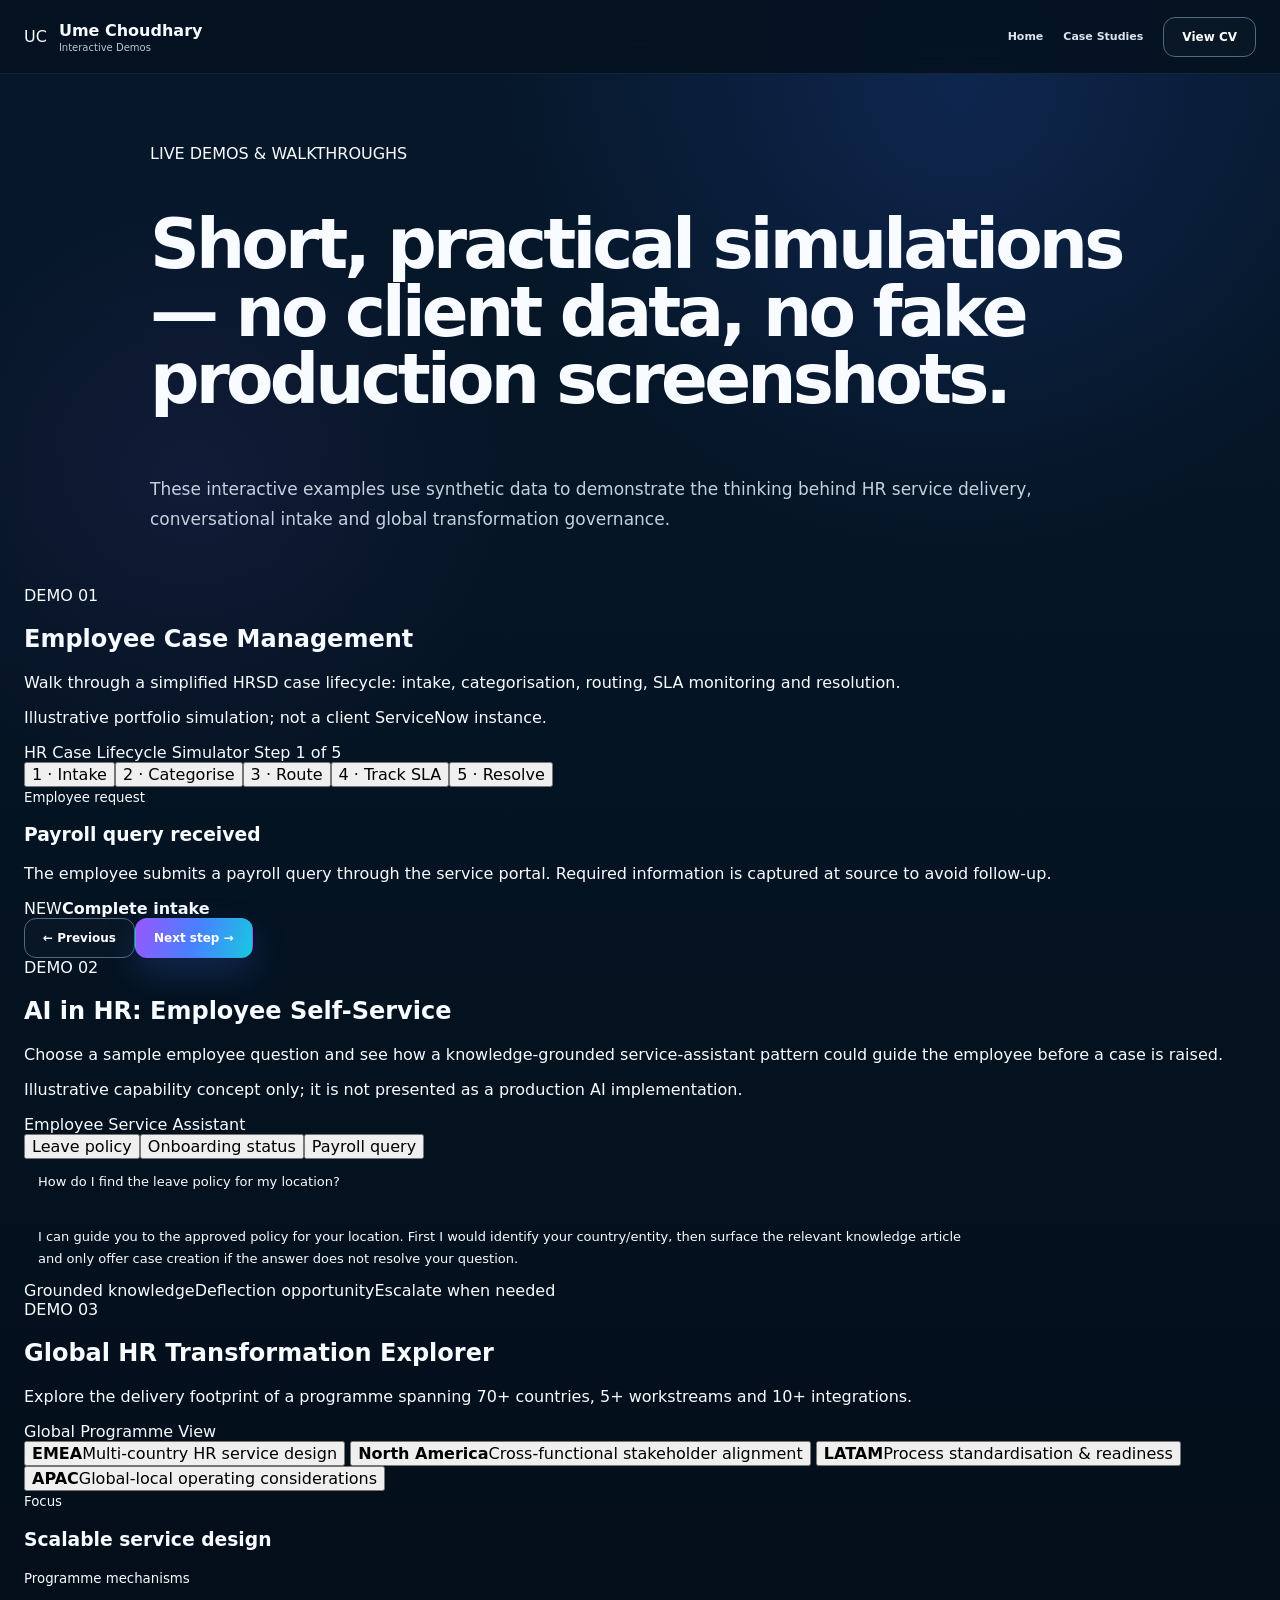
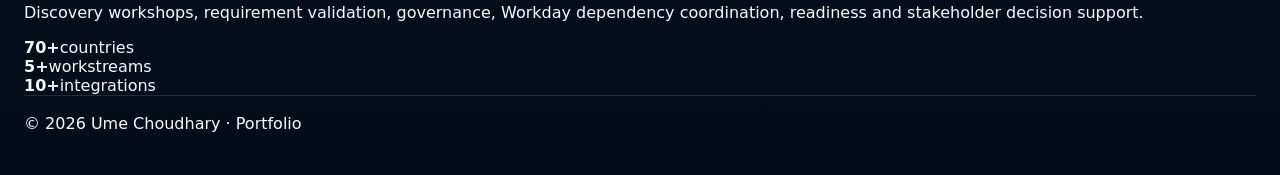
<file: demos.html>
<!doctype html>
<html lang="en">
<head>
  <meta charset="utf-8"><meta name="viewport" content="width=device-width, initial-scale=1">
  <title>Interactive Demos | Ume Choudhary</title>
  <link rel="icon" href="assets/favicon.svg" type="image/svg+xml"><link rel="stylesheet" href="styles.css">
</head>
<body>
<header class="site-header">
  <a class="brand" href="index.html"><span class="brand-mark">UC</span><span><strong>Ume Choudhary</strong><small>Interactive Demos</small></span></a>
  <nav class="nav static-nav"><a href="index.html">Home</a><a href="case-studies.html">Case Studies</a><a class="btn btn-small" href="Ume_Choudhary_Resume.pdf" target="_blank">View CV</a></nav>
</header>
<main class="inner-page">
  <section class="page-hero shell">
    <div class="section-kicker">LIVE DEMOS & WALKTHROUGHS</div>
    <h1>Short, practical simulations — no client data, no fake production screenshots.</h1>
    <p>These interactive examples use synthetic data to demonstrate the thinking behind HR service delivery, conversational intake and global transformation governance.</p>
  </section>

  <section id="case-demo" class="demo-section shell">
    <div class="demo-copy"><div class="section-kicker">DEMO 01</div><h2>Employee Case Management</h2>
      <p>Walk through a simplified HRSD case lifecycle: intake, categorisation, routing, SLA monitoring and resolution.</p>
      <p class="disclaimer">Illustrative portfolio simulation; not a client ServiceNow instance.</p>
    </div>
    <div class="demo-console">
      <div class="console-top"><span class="live-dot"></span> HR Case Lifecycle Simulator <span id="caseStepLabel">Step 1 of 5</span></div>
      <div class="case-steps" id="caseSteps">
        <button class="active" data-step="0">1 · Intake</button><button data-step="1">2 · Categorise</button><button data-step="2">3 · Route</button><button data-step="3">4 · Track SLA</button><button data-step="4">5 · Resolve</button>
      </div>
      <div class="case-screen">
        <div><small>Employee request</small><h3 id="caseTitle">Payroll query received</h3><p id="caseText">The employee submits a payroll query through the service portal. Required information is captured at source to avoid follow-up.</p></div>
        <div class="case-status"><span id="caseBadge">NEW</span><strong id="caseMetric">Complete intake</strong></div>
      </div>
      <div class="demo-controls"><button class="btn" id="prevCase">← Previous</button><button class="btn primary" id="nextCase">Next step →</button></div>
    </div>
  </section>

  <section id="ai-demo" class="demo-section shell">
    <div class="demo-copy"><div class="section-kicker">DEMO 02</div><h2>AI in HR: Employee Self-Service</h2>
      <p>Choose a sample employee question and see how a knowledge-grounded service-assistant pattern could guide the employee before a case is raised.</p>
      <p class="disclaimer">Illustrative capability concept only; it is not presented as a production AI implementation.</p>
    </div>
    <div class="demo-console ai-console">
      <div class="console-top"><span class="live-dot"></span> Employee Service Assistant</div>
      <div class="question-row">
        <button data-q="leave">Leave policy</button><button data-q="onboarding">Onboarding status</button><button data-q="payroll">Payroll query</button>
      </div>
      <div class="chat">
        <div class="bubble employee" id="employeeQuestion">How do I find the leave policy for my location?</div>
        <div class="bubble bot" id="botAnswer">I can guide you to the approved policy for your location. First I would identify your country/entity, then surface the relevant knowledge article and only offer case creation if the answer does not resolve your question.</div>
      </div>
      <div class="ai-actions"><span>Grounded knowledge</span><span>Deflection opportunity</span><span>Escalate when needed</span></div>
    </div>
  </section>

  <section id="global-demo" class="demo-section shell">
    <div class="demo-copy"><div class="section-kicker">DEMO 03</div><h2>Global HR Transformation Explorer</h2>
      <p>Explore the delivery footprint of a programme spanning 70+ countries, 5+ workstreams and 10+ integrations.</p>
    </div>
    <div class="demo-console">
      <div class="console-top"><span class="live-dot"></span> Global Programme View</div>
      <div class="region-grid">
        <button class="region active" data-region="emea"><strong>EMEA</strong><span>Multi-country HR service design</span></button>
        <button class="region" data-region="na"><strong>North America</strong><span>Cross-functional stakeholder alignment</span></button>
        <button class="region" data-region="latam"><strong>LATAM</strong><span>Process standardisation & readiness</span></button>
        <button class="region" data-region="apac"><strong>APAC</strong><span>Global-local operating considerations</span></button>
      </div>
      <div class="region-detail" id="regionDetail">
        <div><small>Focus</small><h3>Scalable service design</h3></div>
        <div><small>Programme mechanisms</small><p>Discovery workshops, requirement validation, governance, Workday dependency coordination, readiness and stakeholder decision support.</p></div>
      </div>
      <div class="global-metrics"><div><b>70+</b><span>countries</span></div><div><b>5+</b><span>workstreams</span></div><div><b>10+</b><span>integrations</span></div></div>
    </div>
  </section>
</main>
<footer class="shell">© 2026 Ume Choudhary · Portfolio</footer>
<script src="script.js"></script>
</body>
</html>
</file>
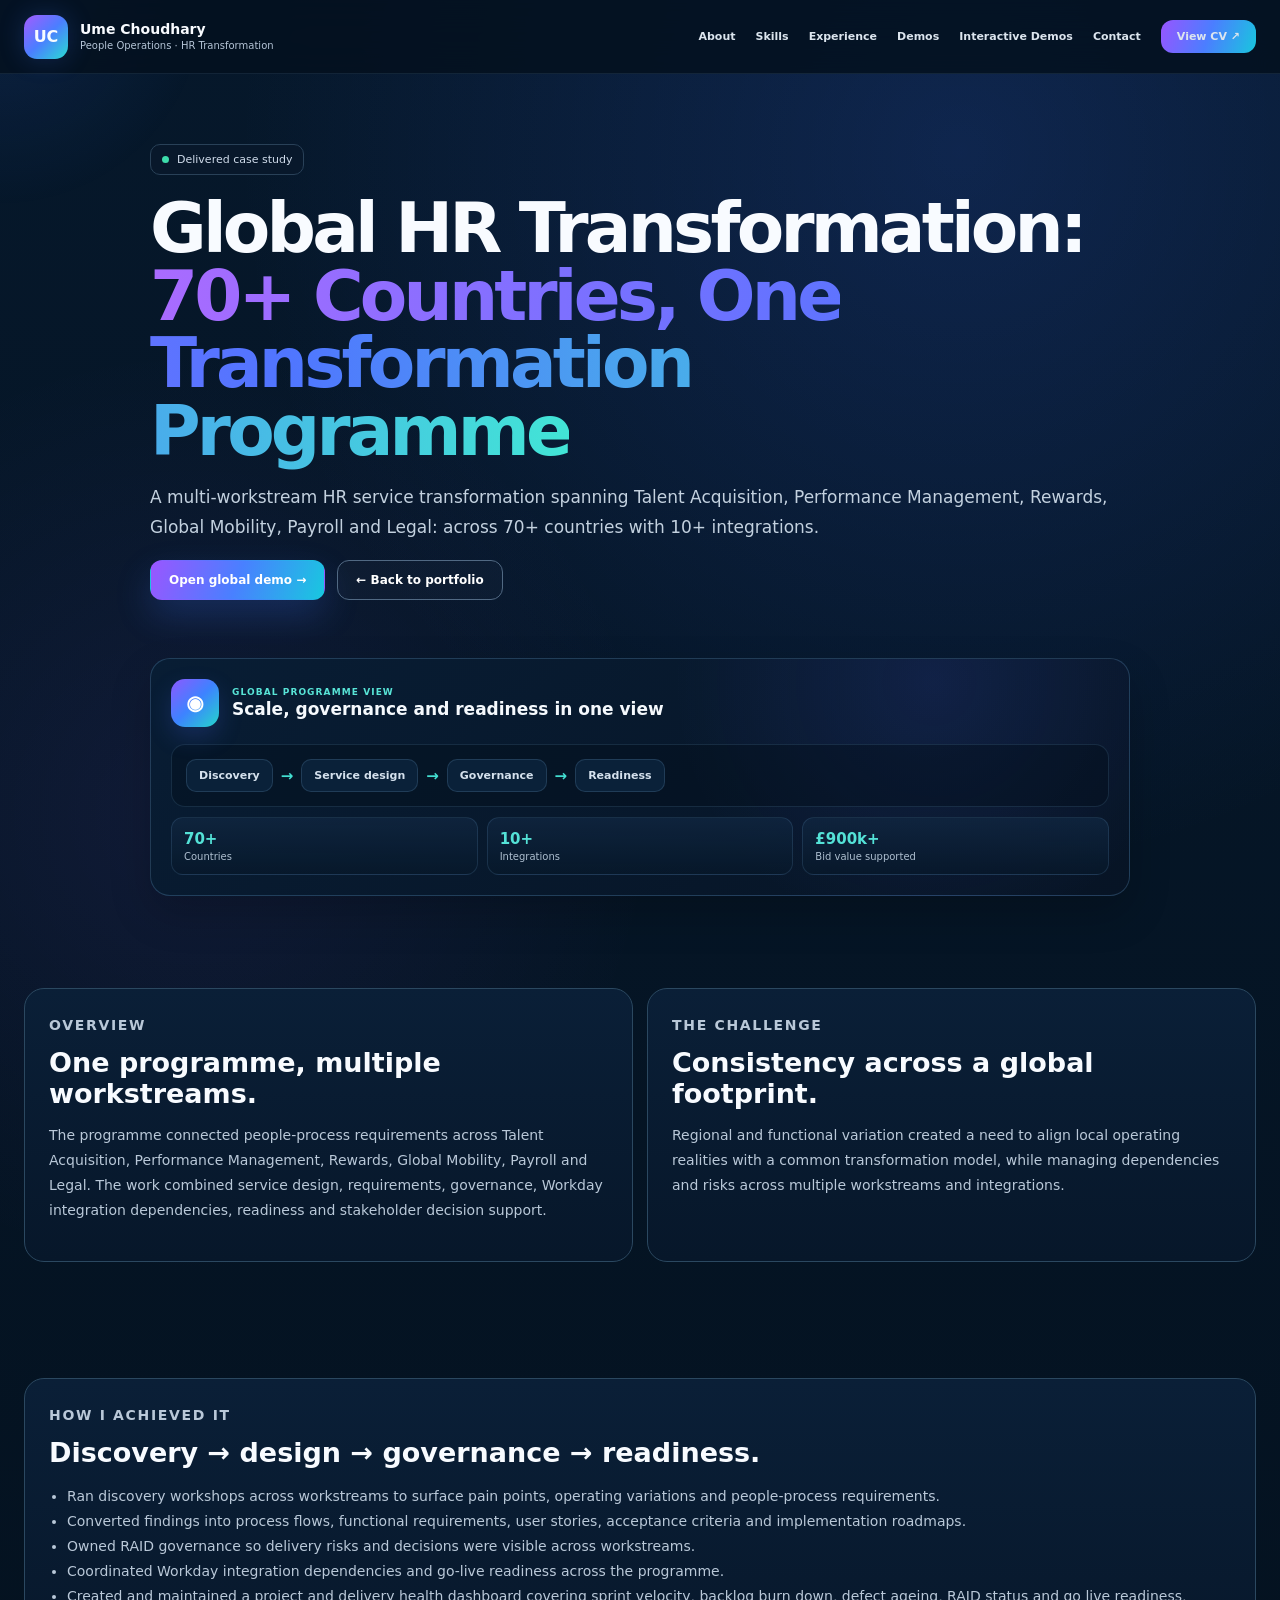
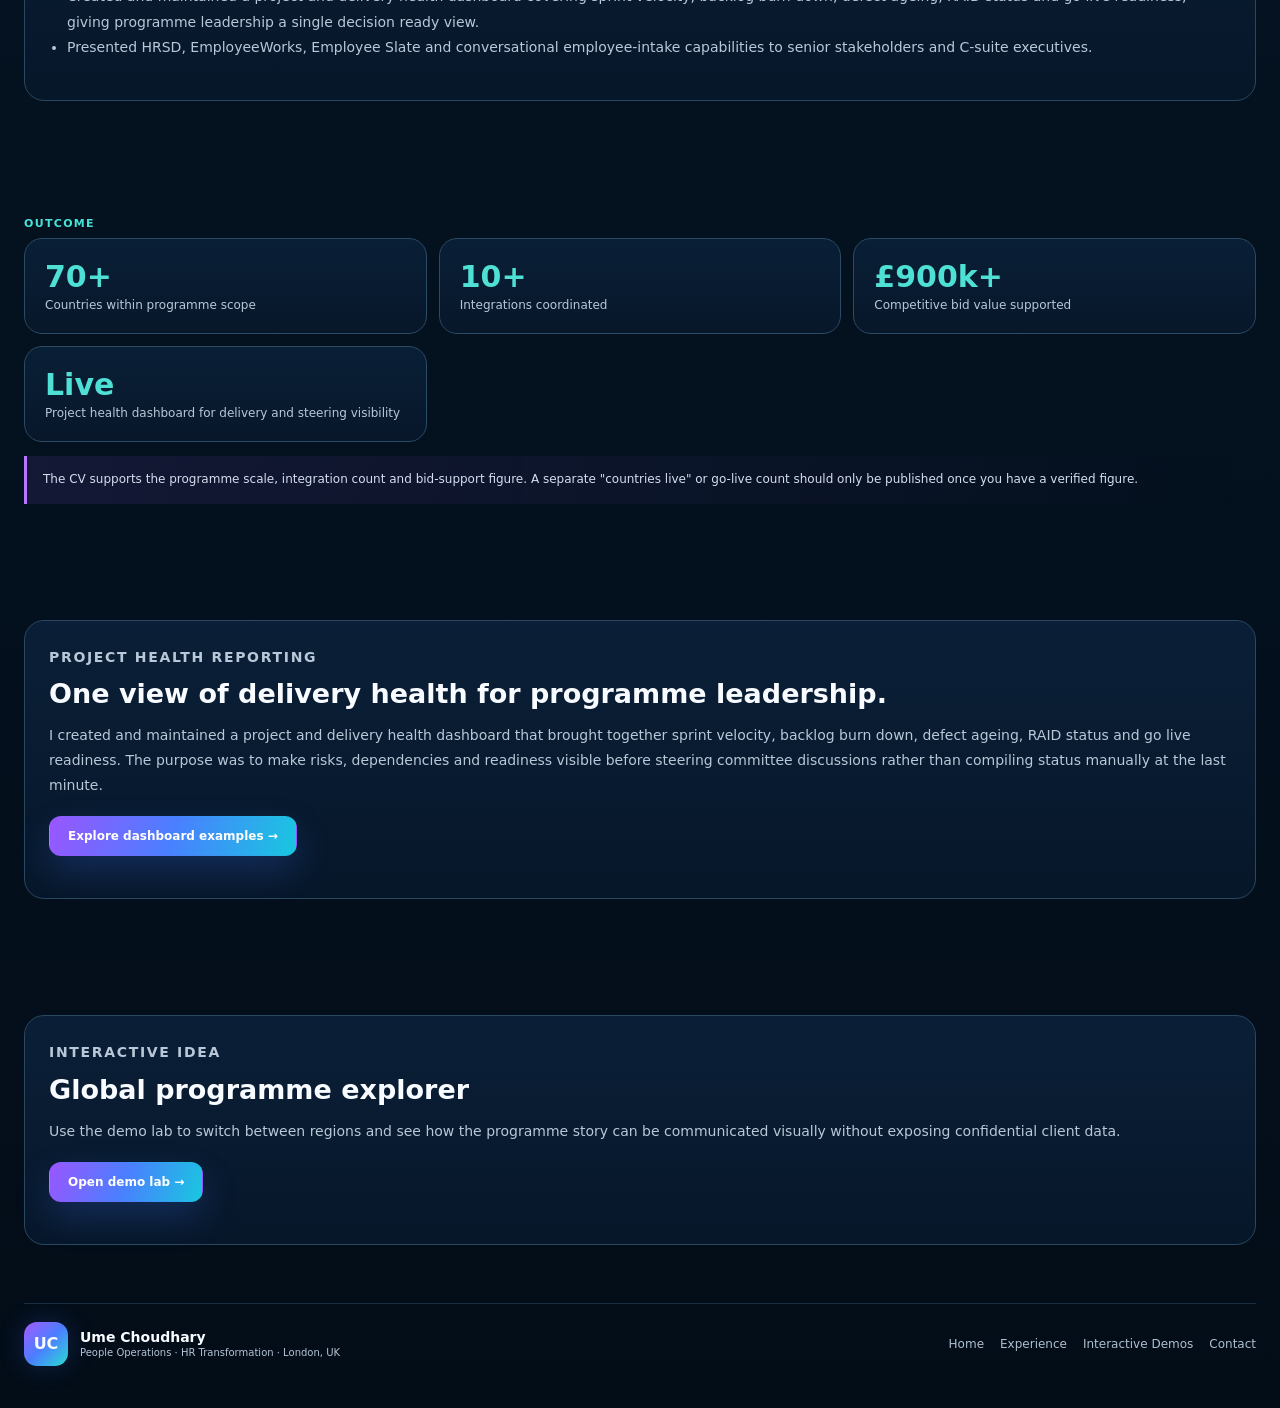
<file: global-hr-transformation.html>
<!DOCTYPE html>

<html lang="en"><head><meta charset="utf-8"/><meta content="width=device-width,initial-scale=1" name="viewport"/><title>Global HR Transformation | Ume Choudhary</title><link href="assets/favicon.svg" rel="icon" type="image/svg+xml"/><link href="styles.css" rel="stylesheet"/></head><body><div class="mouse-glow" id="mouseGlow"></div><header><a class="brand" href="index.html"><span class="brandmark">UC</span><span><b>Ume Choudhary</b><small>People Operations · HR Transformation</small></span></a><button class="menubtn" id="menuBtn">Menu</button><nav id="nav"><a href="index.html#about">About</a><a href="index.html#skills">Skills</a><a href="index.html#experience">Experience</a><a href="index.html#live-demos">Demos</a><a href="interactive-demos.html">Interactive Demos</a><a href="index.html#contact">Contact</a><a class="navcv" href="Ume_Choudhary_Resume.pdf" target="_blank">View CV ↗</a></nav></header><main><section class="page-hero shell reveal"><div><span class="status-chip">Delivered case study</span><h1>Global HR Transformation: <span class="gradient">70+ Countries, One Transformation Programme</span></h1><p>A multi-workstream HR service transformation spanning Talent Acquisition, Performance Management, Rewards, Global Mobility, Payroll and Legal: across 70+ countries with 10+ integrations.</p><div class="actions"><a class="btn primary" href="interactive-demos.html#global">Open global demo →</a><a class="btn" href="index.html#live-demos">← Back to portfolio</a></div></div><div class="page-concept-visual"><div class="concept-visual-head"><div class="concept-visual-icon">◉</div><div><span class="concept-visual-kicker">GLOBAL PROGRAMME VIEW</span><strong>Scale, governance and readiness in one view</strong></div></div><div class="concept-flow"><span>Discovery</span><i>→</i><span>Service design</span><i>→</i><span>Governance</span><i>→</i><span>Readiness</span></div><div class="concept-stat-grid"><div class="concept-stat"><b>70+</b><span>Countries</span></div><div class="concept-stat"><b>10+</b><span>Integrations</span></div><div class="concept-stat"><b>£900k+</b><span>Bid value supported</span></div></div></div></section><section class="section shell"><div class="detail-grid"><article class="detail-card reveal"><p class="kicker">OVERVIEW</p><h2>One programme, multiple workstreams.</h2><p>The programme connected people-process requirements across Talent Acquisition, Performance Management, Rewards, Global Mobility, Payroll and Legal. The work combined service design, requirements, governance, Workday integration dependencies, readiness and stakeholder decision support.</p></article><article class="detail-card reveal"><p class="kicker">THE CHALLENGE</p><h2>Consistency across a global footprint.</h2><p>Regional and functional variation created a need to align local operating realities with a common transformation model, while managing dependencies and risks across multiple workstreams and integrations.</p></article></div></section><section class="section shell"><article class="detail-card reveal"><p class="kicker">HOW I ACHIEVED IT</p><h2>Discovery → design → governance → readiness.</h2><ul><li>Ran discovery workshops across workstreams to surface pain points, operating variations and people-process requirements.</li><li>Converted findings into process flows, functional requirements, user stories, acceptance criteria and implementation roadmaps.</li><li>Owned RAID governance so delivery risks and decisions were visible across workstreams.</li><li>Coordinated Workday integration dependencies and go-live readiness across the programme.</li><li>Created and maintained a project and delivery health dashboard covering sprint velocity, backlog burn down, defect ageing, RAID status and go live readiness, giving programme leadership a single decision ready view.</li><li>Presented HRSD, EmployeeWorks, Employee Slate and conversational employee-intake capabilities to senior stakeholders and C-suite executives.</li></ul></article></section><section class="section shell"><p class="kicker">OUTCOME</p><div class="outcome-band reveal"><div><b>70+</b><span>Countries within programme scope</span></div><div><b>10+</b><span>Integrations coordinated</span></div><div><b>£900k+</b><span>Competitive bid value supported</span></div><div><b>Live</b><span>Project health dashboard for delivery and steering visibility</span></div></div><div class="concept-note" style="margin-top:14px">The CV supports the programme scale, integration count and bid-support figure. A separate "countries live" or go-live count should only be published once you have a verified figure.</div></section><section class="section shell"><div class="detail-card reveal"><p class="kicker">PROJECT HEALTH REPORTING</p><h2>One view of delivery health for programme leadership.</h2><p>I created and maintained a project and delivery health dashboard that brought together sprint velocity, backlog burn down, defect ageing, RAID status and go live readiness. The purpose was to make risks, dependencies and readiness visible before steering committee discussions rather than compiling status manually at the last minute.</p><div class="actions"><a class="btn primary" href="dashboard-kpi-reporting.html#project-health">Explore dashboard examples →</a></div></div></section><section class="section shell"><div class="detail-card reveal"><p class="kicker">INTERACTIVE IDEA</p><h2>Global programme explorer</h2><p>Use the demo lab to switch between regions and see how the programme story can be communicated visually without exposing confidential client data.</p><div class="actions"><a class="btn primary" href="interactive-demos.html#global">Open demo lab →</a></div></div></section></main><footer class="shell"><div class="brand"><span class="brandmark">UC</span><span><b>Ume Choudhary</b><small>People Operations · HR Transformation · London, UK</small></span></div><div><a href="index.html">Home</a><a href="index.html#experience">Experience</a><a href="interactive-demos.html">Interactive Demos</a><a href="index.html#contact">Contact</a></div></footer><script src="script.js"></script></body></html>
</file>
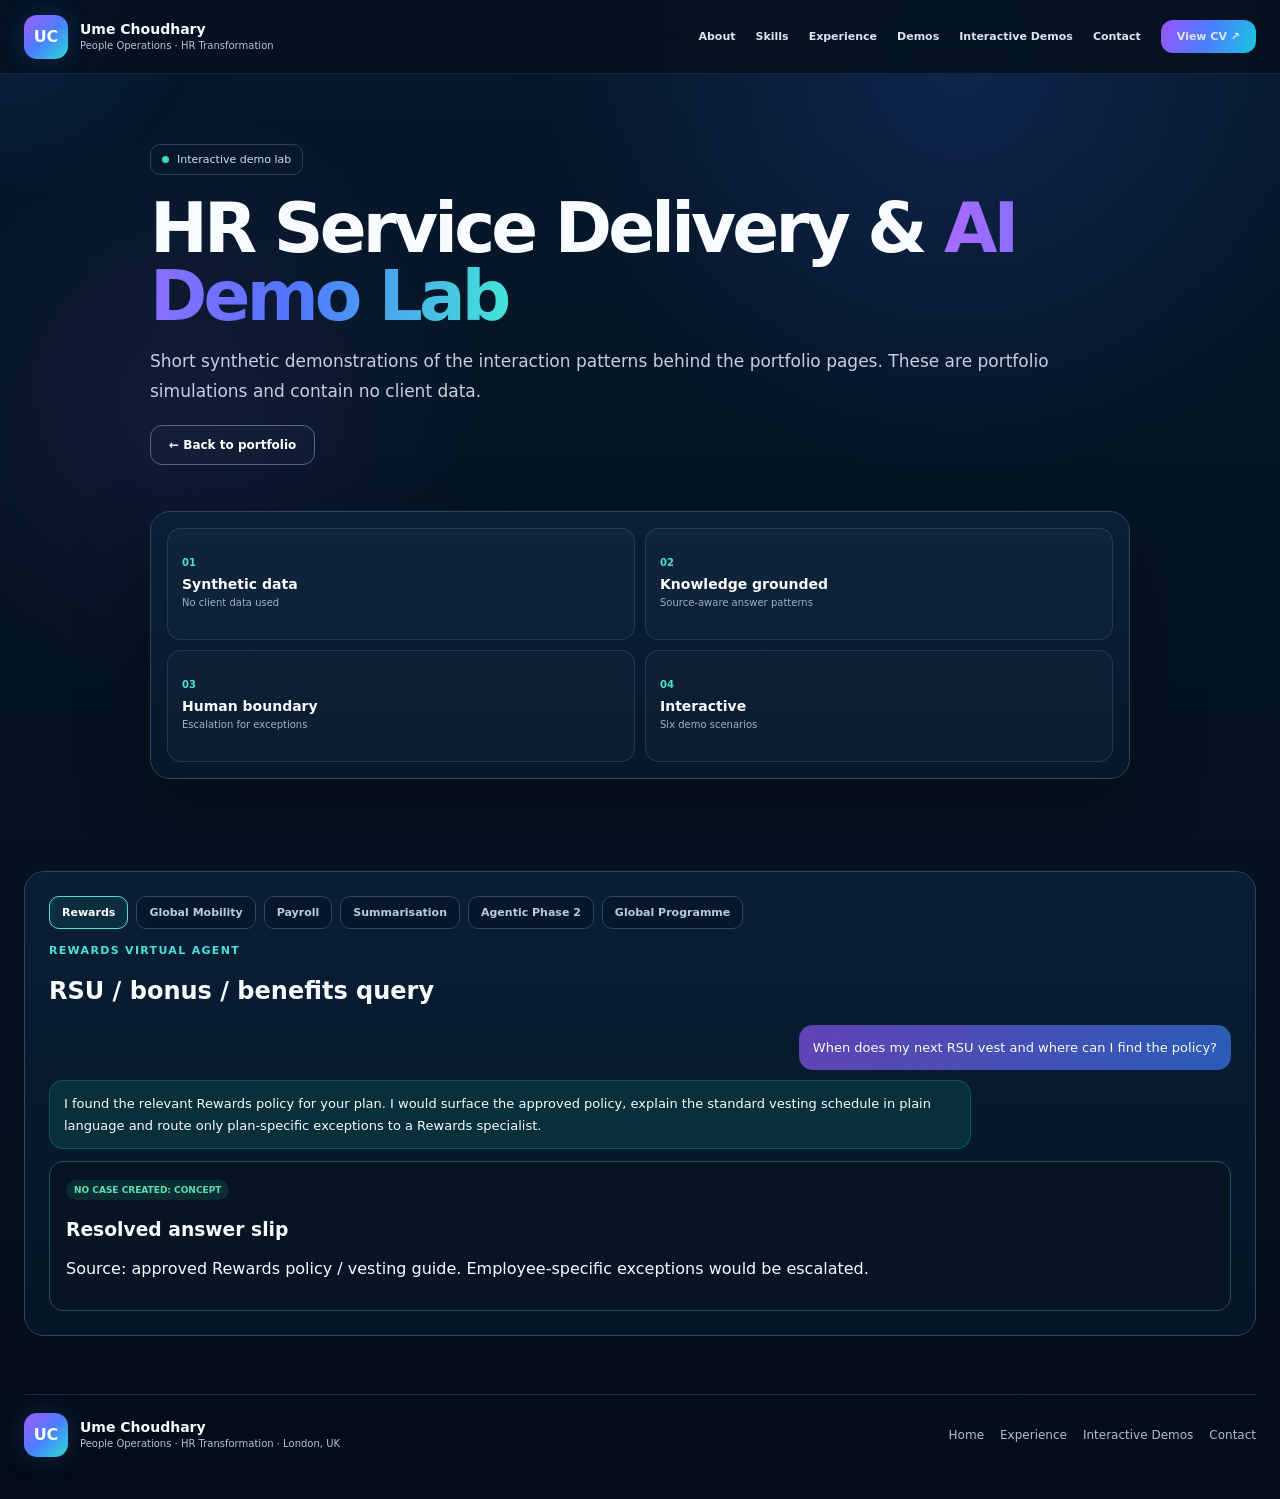
<file: interactive-demos.html>
<!DOCTYPE html>

<html lang="en"><head><meta charset="utf-8"/><meta content="width=device-width,initial-scale=1" name="viewport"/><title>Interactive HR &amp; AI Demos | Ume Choudhary</title><link href="assets/favicon.svg" rel="icon" type="image/svg+xml"/><link href="styles.css" rel="stylesheet"/></head><body><div class="mouse-glow" id="mouseGlow"></div><header><a class="brand" href="index.html"><span class="brandmark">UC</span><span><b>Ume Choudhary</b><small>People Operations · HR Transformation</small></span></a><button class="menubtn" id="menuBtn">Menu</button><nav id="nav"><a href="index.html#about">About</a><a href="index.html#skills">Skills</a><a href="index.html#experience">Experience</a><a href="index.html#live-demos">Demos</a><a href="interactive-demos.html">Interactive Demos</a><a href="index.html#contact">Contact</a><a class="navcv" href="Ume_Choudhary_Resume.pdf" target="_blank">View CV ↗</a></nav></header><main><section class="page-hero shell reveal" id="top"><div><span class="status-chip">Interactive demo lab</span><h1>HR Service Delivery &amp; <span class="gradient">AI Demo Lab</span></h1><p>Short synthetic demonstrations of the interaction patterns behind the portfolio pages. These are portfolio simulations and contain no client data.</p><div class="actions"><a class="btn" href="index.html#live-demos">← Back to portfolio</a></div></div><div class="demo-lab-summary"><div class="demo-lab-summary-item"><span class="demo-lab-num">01</span><b>Synthetic data</b><small>No client data used</small></div><div class="demo-lab-summary-item"><span class="demo-lab-num">02</span><b>Knowledge grounded</b><small>Source-aware answer patterns</small></div><div class="demo-lab-summary-item"><span class="demo-lab-num">03</span><b>Human boundary</b><small>Escalation for exceptions</small></div><div class="demo-lab-summary-item"><span class="demo-lab-num">04</span><b>Interactive</b><small>Six demo scenarios</small></div></div></section><section class="section shell"><div class="demo-panel reveal"><div class="tabs"><button class="active" data-tab="rewards">Rewards</button><button data-tab="mobility">Global Mobility</button><button data-tab="payroll">Payroll</button><button data-tab="summarisation">Summarisation</button><button data-tab="moveworks">Agentic Phase 2</button><button data-tab="global">Global Programme</button></div>
<div class="tab-panel active" id="tab-rewards"><p class="kicker">REWARDS VIRTUAL AGENT</p><h2>RSU / bonus / benefits query</h2><div class="chat"><div class="bubble user">When does my next RSU vest and where can I find the policy?</div><div class="bubble ai">I found the relevant Rewards policy for your plan. I would surface the approved policy, explain the standard vesting schedule in plain language and route only plan-specific exceptions to a Rewards specialist.</div></div><div class="slip"><span class="resolved">NO CASE CREATED: CONCEPT</span><h3>Resolved answer slip</h3><p>Source: approved Rewards policy / vesting guide. Employee-specific exceptions would be escalated.</p></div></div>
<div class="tab-panel" id="tab-mobility"><p class="kicker">GLOBAL MOBILITY VIRTUAL AGENT</p><h2>Country-aware relocation query</h2><div class="chat"><div class="bubble user">I'm moving from the UK to Germany. Where can I find the tax equalisation policy?</div><div class="bubble ai">I would identify the assignment type and destination country, then surface the approved policy section for that scenario. Assignment-specific tax advice would be handed to a Global Mobility specialist.</div></div><div class="slip"><span class="resolved">KNOWLEDGE-GROUNDED: CONCEPT</span><p>Country-specific policy source visible. Exception path remains human-owned.</p></div></div>
<div class="tab-panel" id="tab-payroll"><p class="kicker">PAYROLL VIRTUAL AGENT</p><h2>Payslip / deduction query</h2><div class="chat"><div class="bubble user">Why is this deduction on my payslip?</div><div class="bubble ai">For a general policy deduction, I would explain the rule in plain language and cite the approved payroll policy. If the question requires access to your personal payroll record, I would use a secure hand-off rather than exposing sensitive data in a general chat.</div></div><div class="slip"><span class="resolved">PRIVACY BOUNDARY BUILT IN</span><p>General policy can be self-served. Individual record questions require secure handling.</p></div></div>
<div class="tab-panel" id="tab-summarisation"><p class="kicker">CASE SUMMARISATION</p><h2>Multiple threads → one agent brief</h2><div class="thread-grid"><div class="thread"><b>Email</b><br/>Employee queried the issue last week.</div><div class="thread"><b>Chat</b><br/>Previous agent requested additional context.</div><div class="thread"><b>Case note</b><br/>Action still outstanding with service owner.</div></div><div class="summary-card"><h3>AI-generated case brief</h3><ul><li>Issue: unresolved employee service request</li><li>Prior action: information gathered and validated</li><li>Outstanding action: owner confirmation required</li><li>Urgency: employee has followed up twice</li></ul></div></div>
<div class="tab-panel" id="tab-moveworks"><p class="kicker">AGENTIC TASK COMPLETION</p><h2>Leave request checklist</h2><div class="chat"><div class="bubble user">Book next Friday as annual leave.</div><div class="bubble ai">I would validate the request against policy and system conditions before taking action.</div></div><div class="checklist"><div class="check"><span>Leave balance</span><span>✓</span></div><div class="check"><span>Blackout / calendar rule</span><span>✓</span></div><div class="check"><span>Manager approval rule</span><span>✓</span></div><div class="check"><span>Leave recorded + calendar updated</span><span>✓</span></div></div><div class="slip"><span class="resolved">NO CASE CREATED: PROPOSED CONCEPT</span><p>Human hand-off would remain for exceptions or approval overrides.</p></div></div>
<div class="tab-panel" id="tab-global"><p class="kicker">GLOBAL TRANSFORMATION EXPLORER</p><h2>70+ country programme story</h2>
<div class="global-programme-summary">
<div><b>70+</b><span>Countries</span></div>
<div><b>5+</b><span>Workstreams</span></div>
<div><b>10+</b><span>Integrations</span></div>
<div><b>4</b><span>Global regions</span></div>
</div>
<div class="region-board-native"><div class="region-cell"><b>EMEA</b><span>Service design &amp; readiness</span></div><div class="region-cell"><b>North America</b><span>Stakeholder alignment</span></div><div class="region-cell"><b>LATAM</b><span>Standardisation &amp; rollout</span></div><div class="region-cell"><b>APAC</b><span>Global-local coordination</span></div></div><div class="map-pills"><button class="active" data-region="emea">EMEA</button><button data-region="na">North America</button><button data-region="latam">LATAM</button><button data-region="apac">APAC</button></div><div class="map-info" id="mapInfo"><b>EMEA</b><br/>Multi-country service design, stakeholder workshops, governance, integration dependencies and business readiness within a common transformation model.</div></div>
</div></section></main><footer class="shell"><div class="brand"><span class="brandmark">UC</span><span><b>Ume Choudhary</b><small>People Operations · HR Transformation · London, UK</small></span></div><div><a href="index.html">Home</a><a href="index.html#experience">Experience</a><a href="interactive-demos.html">Interactive Demos</a><a href="index.html#contact">Contact</a></div></footer><script src="script.js"></script></body></html>
</file>
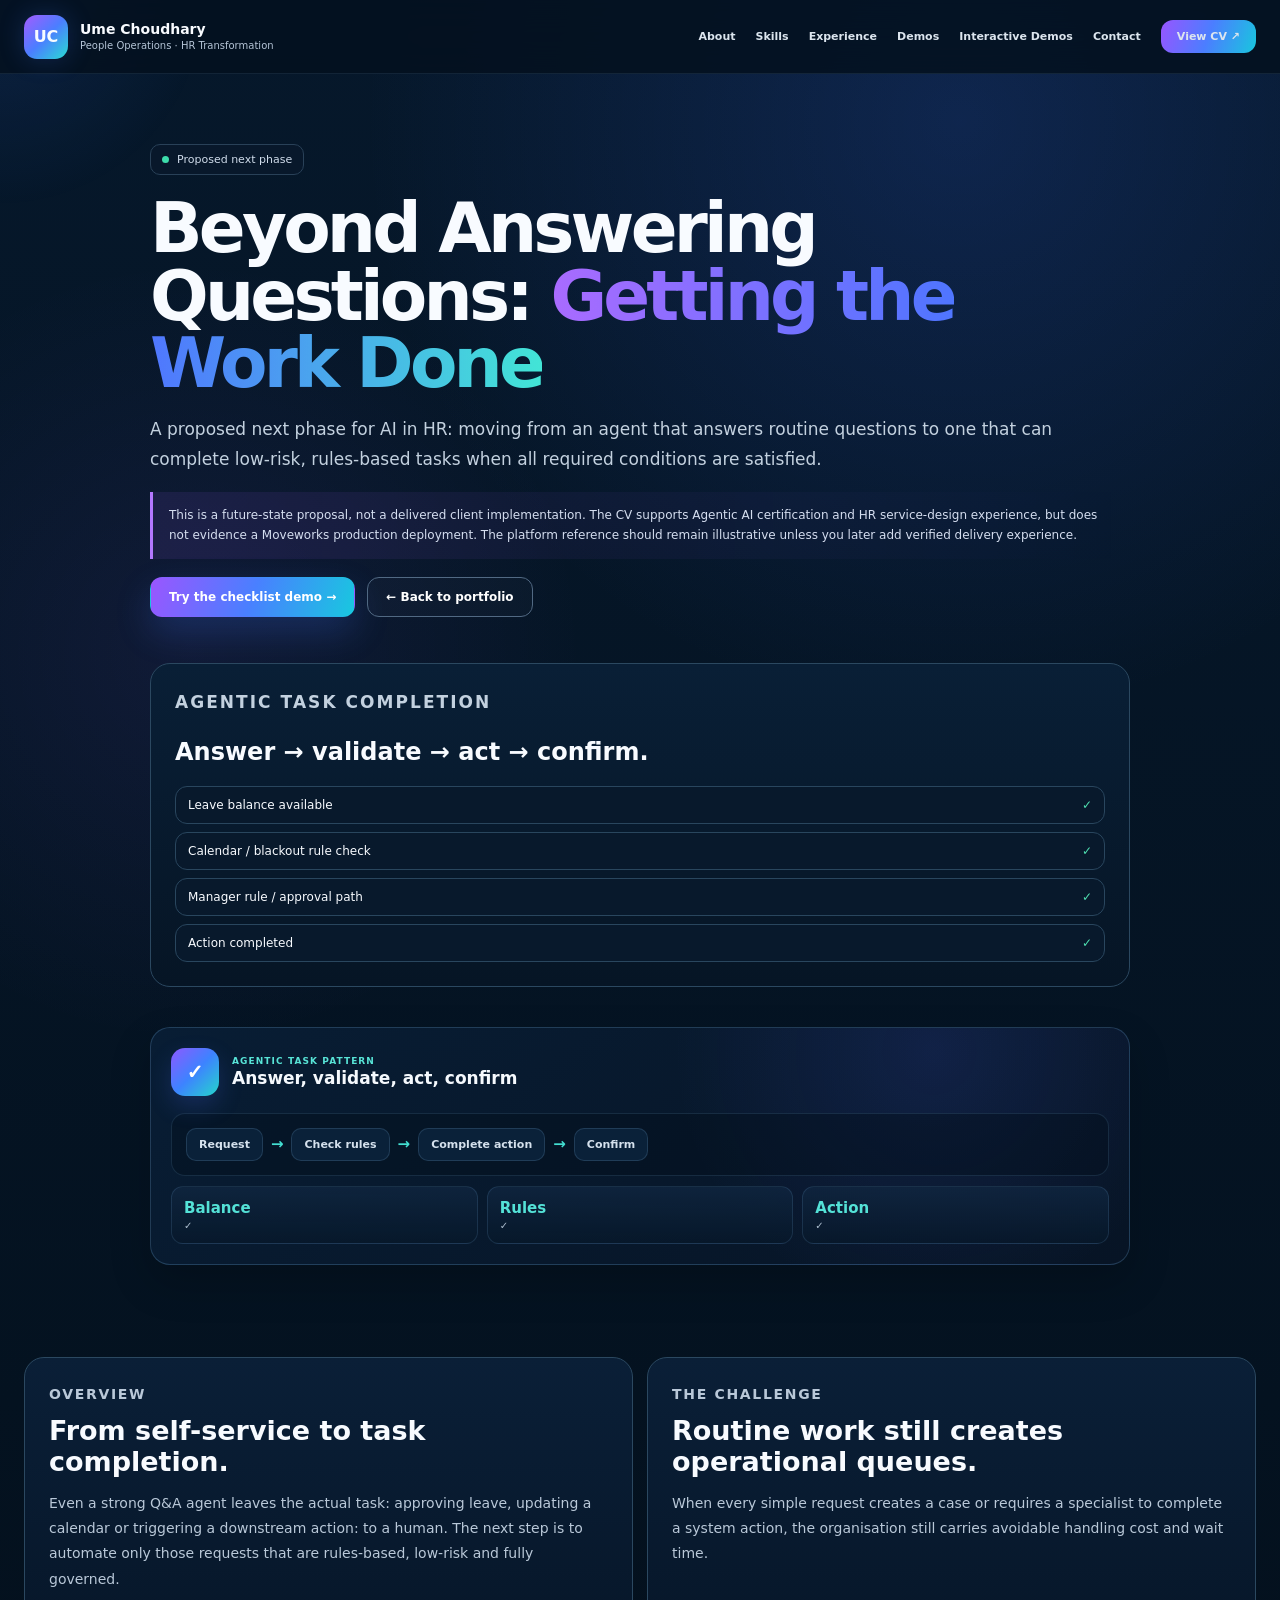
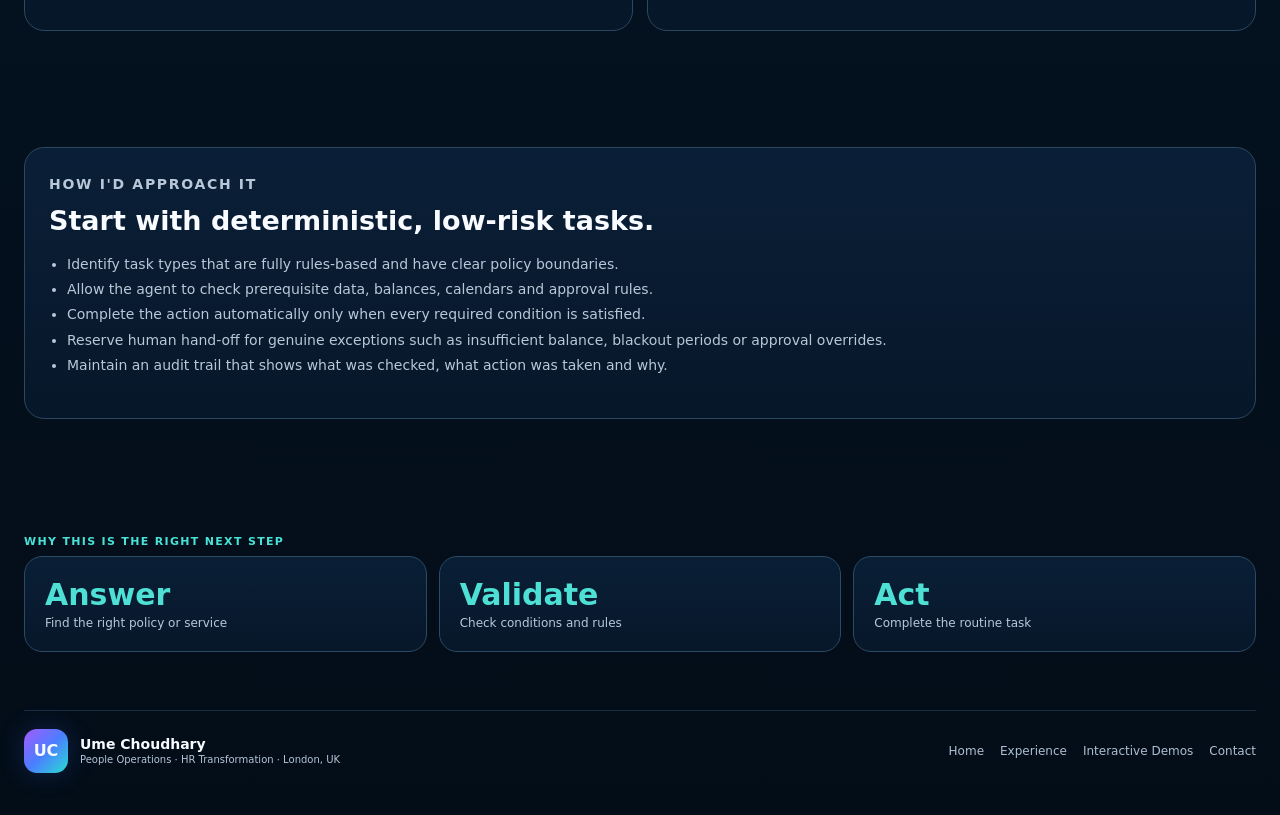
<file: moveworks-phase-2.html>
<!DOCTYPE html>

<html lang="en"><head><meta charset="utf-8"/><meta content="width=device-width,initial-scale=1" name="viewport"/><title>Agentic Task Completion | Ume Choudhary</title><link href="assets/favicon.svg" rel="icon" type="image/svg+xml"/><link href="styles.css" rel="stylesheet"/></head><body><div class="mouse-glow" id="mouseGlow"></div><header><a class="brand" href="index.html"><span class="brandmark">UC</span><span><b>Ume Choudhary</b><small>People Operations · HR Transformation</small></span></a><button class="menubtn" id="menuBtn">Menu</button><nav id="nav"><a href="index.html#about">About</a><a href="index.html#skills">Skills</a><a href="index.html#experience">Experience</a><a href="index.html#live-demos">Demos</a><a href="interactive-demos.html">Interactive Demos</a><a href="index.html#contact">Contact</a><a class="navcv" href="Ume_Choudhary_Resume.pdf" target="_blank">View CV ↗</a></nav></header><main><section class="page-hero shell reveal"><div><span class="status-chip">Proposed next phase</span><h1>Beyond Answering Questions: <span class="gradient">Getting the Work Done</span></h1><p>A proposed next phase for AI in HR: moving from an agent that answers routine questions to one that can complete low-risk, rules-based tasks when all required conditions are satisfied.</p><div class="concept-note">This is a future-state proposal, not a delivered client implementation. The CV supports Agentic AI certification and HR service-design experience, but does not evidence a Moveworks production deployment. The platform reference should remain illustrative unless you later add verified delivery experience.</div><div class="actions"><a class="btn primary" href="interactive-demos.html#moveworks">Try the checklist demo →</a><a class="btn" href="index.html#live-demos">← Back to portfolio</a></div></div><div class="demo-panel"><p class="kicker">AGENTIC TASK COMPLETION</p><h2>Answer → validate → act → confirm.</h2><div class="checklist"><div class="check"><span>Leave balance available</span><span>✓</span></div><div class="check"><span>Calendar / blackout rule check</span><span>✓</span></div><div class="check"><span>Manager rule / approval path</span><span>✓</span></div><div class="check"><span>Action completed</span><span>✓</span></div></div></div><div class="page-concept-visual"><div class="concept-visual-head"><div class="concept-visual-icon">✓</div><div><span class="concept-visual-kicker">AGENTIC TASK PATTERN</span><strong>Answer, validate, act, confirm</strong></div></div><div class="concept-flow"><span>Request</span><i>→</i><span>Check rules</span><i>→</i><span>Complete action</span><i>→</i><span>Confirm</span></div><div class="concept-stat-grid"><div class="concept-stat"><b>Balance</b><span>✓</span></div><div class="concept-stat"><b>Rules</b><span>✓</span></div><div class="concept-stat"><b>Action</b><span>✓</span></div></div></div></section><section class="section shell"><div class="detail-grid"><article class="detail-card reveal"><p class="kicker">OVERVIEW</p><h2>From self-service to task completion.</h2><p>Even a strong Q&amp;A agent leaves the actual task: approving leave, updating a calendar or triggering a downstream action: to a human. The next step is to automate only those requests that are rules-based, low-risk and fully governed.</p></article><article class="detail-card reveal"><p class="kicker">THE CHALLENGE</p><h2>Routine work still creates operational queues.</h2><p>When every simple request creates a case or requires a specialist to complete a system action, the organisation still carries avoidable handling cost and wait time.</p></article></div></section><section class="section shell"><article class="detail-card reveal"><p class="kicker">HOW I'D APPROACH IT</p><h2>Start with deterministic, low-risk tasks.</h2><ul><li>Identify task types that are fully rules-based and have clear policy boundaries.</li><li>Allow the agent to check prerequisite data, balances, calendars and approval rules.</li><li>Complete the action automatically only when every required condition is satisfied.</li><li>Reserve human hand-off for genuine exceptions such as insufficient balance, blackout periods or approval overrides.</li><li>Maintain an audit trail that shows what was checked, what action was taken and why.</li></ul></article></section><section class="section shell"><p class="kicker">WHY THIS IS THE RIGHT NEXT STEP</p><div class="outcome-band reveal"><div><b>Answer</b><span>Find the right policy or service</span></div><div><b>Validate</b><span>Check conditions and rules</span></div><div><b>Act</b><span>Complete the routine task</span></div></div></section></main><footer class="shell"><div class="brand"><span class="brandmark">UC</span><span><b>Ume Choudhary</b><small>People Operations · HR Transformation · London, UK</small></span></div><div><a href="index.html">Home</a><a href="index.html#experience">Experience</a><a href="interactive-demos.html">Interactive Demos</a><a href="index.html#contact">Contact</a></div></footer><script src="script.js"></script></body></html>
</file>
<file: styles.css>
:root{--bg:#04111f;--bg2:#07182b;--panel:#091d34;--panel2:#0b2340;--line:rgba(100,142,186,.27);--text:#f8fbff;--muted:#b4c4d6;--muted2:#8fa6bd;--purple:#a25dff;--blue:#4a7fff;--cyan:#28ddd3;--green:#39d8a8;--shadow:0 26px 70px rgba(0,0,0,.35)}
*{box-sizing:border-box}html{scroll-behavior:smooth}body{margin:0;color:var(--text);font-family:Inter,ui-sans-serif,system-ui,-apple-system,"Segoe UI",Arial,sans-serif;background:radial-gradient(circle at 75% 5%,rgba(59,108,255,.17),transparent 24%),radial-gradient(circle at 15% 27%,rgba(154,91,255,.08),transparent 19%),linear-gradient(180deg,#06182b 0%,#041220 58%,#030d18 100%);overflow-x:hidden}a{color:inherit;text-decoration:none}button{font:inherit}.shell{width:min(1420px,calc(100% - 48px));margin:auto;position:relative;z-index:1}body:before{content:"";position:fixed;inset:0;pointer-events:none;background-image:radial-gradient(rgba(255,255,255,.16) .65px,transparent .8px);background-size:4px 4px;opacity:.04}.mouse-glow{position:fixed;width:430px;height:430px;border-radius:50%;background:radial-gradient(circle,rgba(60,113,255,.12),transparent 68%);transform:translate(-50%,-50%);pointer-events:none;z-index:0}
header{position:sticky;top:0;z-index:40;height:74px;display:flex;align-items:center;justify-content:space-between;padding:0 max(24px,calc((100vw - 1420px)/2));background:rgba(4,17,31,.86);backdrop-filter:blur(18px);border-bottom:1px solid rgba(88,127,162,.18)}.brand{display:flex;align-items:center;gap:12px}.brandmark{display:grid;place-items:center;width:44px;height:44px;border-radius:13px;background:linear-gradient(135deg,#a45bff,#4b7eff,#29ddd3);font-weight:900;box-shadow:0 0 26px rgba(70,116,255,.22)}.brand b{display:block;font-size:14px;line-height:1.1}.brand small{display:block;font-size:10px;color:#b5c5d7;margin-top:2px}nav{display:flex;align-items:center;gap:20px;font-size:11px;font-weight:800;color:#dce5ee}nav a:hover{color:#fff}.navcv{padding:10px 16px;border-radius:12px;background:linear-gradient(110deg,#9855ff,#4b7eff,#18c7de)}.menubtn{display:none;border:1px solid var(--line);background:#09182a;color:#fff;border-radius:10px;padding:9px 11px}
.section{padding:58px 0}.kicker{margin:0 0 8px;font-size:11px;letter-spacing:.12em;font-weight:900;color:#48e3d7}.hero{display:grid;grid-template-columns:1.02fr .98fr;gap:34px;align-items:center;padding:36px 0 16px;min-height:650px}.eyebrow{display:inline-flex;align-items:center;gap:8px;padding:8px 12px;border:1px solid rgba(72,124,165,.5);background:rgba(8,25,43,.82);border-radius:999px;font-size:10px;font-weight:900;letter-spacing:.04em}.eyebrow:before{content:"";width:8px;height:8px;border-radius:50%;background:#35d8a6;box-shadow:0 0 0 5px rgba(53,216,166,.12)}.hero h1,.page-hero h1{font-size:clamp(48px,5.4vw,82px);line-height:.98;letter-spacing:-.055em;margin:20px 0 16px}.hero h1 span,.gradient{background:linear-gradient(90deg,#aa6bff,#5075ff,#42e5d6);-webkit-background-clip:text;background-clip:text;color:transparent}.lead{font-size:16px;line-height:1.75;color:#c5d3df;max-width:760px}.pills{display:flex;flex-wrap:wrap;gap:8px;margin:16px 0 22px}.pills span,.status-chip{padding:8px 11px;border:1px solid #294158;background:#08182b;border-radius:10px;font-size:11px;color:#d0dceb}.actions{display:flex;gap:12px;flex-wrap:wrap;margin:18px 0}.btn{display:inline-flex;align-items:center;justify-content:center;padding:12px 18px;border:1px solid #516983;border-radius:12px;background:rgba(255,255,255,.02);font-size:12px;font-weight:900;color:#fff;cursor:pointer;transition:.2s}.btn:hover{transform:translateY(-2px);border-color:#58d9cf;background:rgba(255,255,255,.055)}.btn.primary{border-color:transparent;background:linear-gradient(110deg,#9a56ff,#4980ff,#18c8df);box-shadow:0 15px 35px rgba(64,120,255,.22)}.quote{margin-top:10px;padding:13px 15px;border-left:3px solid var(--cyan);background:linear-gradient(90deg,rgba(29,217,205,.09),transparent);font-size:13px;font-weight:850}.hero-card{padding:16px;border-radius:26px;border:1px solid rgba(80,121,159,.3);background:linear-gradient(180deg,rgba(12,31,55,.88),rgba(8,22,39,.94));box-shadow:0 34px 90px rgba(0,0,0,.38),0 0 70px rgba(58,105,246,.12)}.hero-card .frame{border-radius:20px;overflow:hidden;border:1px solid rgba(92,131,172,.24);background:radial-gradient(circle at 50% 18%,rgba(77,125,255,.18),transparent 30%),linear-gradient(180deg,#071325,#071b31);padding:14px;display:grid;place-items:center;min-height:410px}.hero-card img{width:100%;height:auto;max-height:510px;object-fit:contain;border-radius:16px}.hero-note{display:flex;gap:8px;flex-wrap:wrap;margin-top:10px}.hero-note span{padding:7px 9px;border-radius:999px;border:1px solid var(--line);font-size:10px;color:#bdd0e1}.stats{display:grid;grid-template-columns:repeat(5,1fr);border:1px solid rgba(74,117,155,.5);background:linear-gradient(180deg,rgba(8,29,50,.95),rgba(6,21,37,.94));border-radius:18px;overflow:hidden;box-shadow:var(--shadow);margin-top:12px}.stats article{padding:20px 18px;border-right:1px solid rgba(79,116,150,.32);display:grid;grid-template-columns:48px 1fr;column-gap:12px;align-items:center}.stats article:last-child{border-right:0}.mi{width:48px;height:48px;border-radius:14px;display:grid;place-items:center;background:rgba(67,113,255,.12);color:#5b93ff;font-size:20px}.mi.cyan{background:rgba(34,220,210,.1);color:#33e0d4}.mi.purple{background:rgba(171,90,255,.1);color:#b46cff}.stats strong{display:block;font-size:32px;line-height:1;margin-bottom:3px}.stats span{font-size:11px;color:#b5c7d9}.section-head{display:flex;justify-content:space-between;gap:20px;align-items:end;margin-bottom:20px}.section-head h2,.contact h2{font-size:40px;line-height:1.04;letter-spacing:-.04em;margin:0}.sub{margin:6px 0 0;color:#9cb0c7;font-size:14px;line-height:1.6}.inline-link{font-size:12px;font-weight:800;color:#b17dff}
.demo-grid{display:grid;grid-template-columns:repeat(3,1fr);gap:14px}.demo-card{position:relative;min-height:330px;padding:22px;border-radius:20px;border:1px solid rgba(96,138,175,.36);overflow:hidden;background:linear-gradient(160deg,#0a223f,#07162a);box-shadow:var(--shadow);transition:.2s}.demo-card:hover{transform:translateY(-4px);border-color:#5088bd}.demo-card:after{content:"";position:absolute;width:210px;height:210px;border-radius:50%;right:-70px;bottom:-70px;filter:blur(45px);opacity:.16}.demo-card.purple:after{background:#9a56ff}.demo-card.cyan:after{background:#28ddd3}.demo-card.blue:after{background:#4a7fff}.badge{display:inline-block;font-size:9px;font-weight:900;padding:6px 8px;border-radius:999px;background:rgba(255,255,255,.09);margin-bottom:10px}.demo-card h3{font-size:23px;line-height:1.1;margin:0 0 8px}.demo-card p{font-size:13px;line-height:1.7;color:#c4d1df}.demo-stat{margin:16px 0}.demo-stat strong{display:block;font-size:36px;line-height:1}.demo-stat span{font-size:12px;color:#b8c7d8}.demo-card img{position:absolute;right:10px;bottom:8px;width:42%;height:44%;object-fit:contain;opacity:.9;border-radius:12px}.demo-card .btn{position:relative;z-index:2}
.filters{display:flex;gap:8px;flex-wrap:wrap}.filters button{border:1px solid #29465e;background:#08192d;color:#b8cadb;border-radius:999px;padding:8px 13px;font-size:11px;font-weight:800;cursor:pointer}.filters button.active{color:#fff;border-color:#76efe1;background:rgba(33,228,212,.08)}.skills{display:grid;grid-template-columns:repeat(4,1fr);gap:12px;margin-top:18px}.skill{display:flex;gap:13px;padding:16px;border:1px solid #29465e;border-radius:16px;background:linear-gradient(180deg,#0a2038,#07172a);transition:.2s}.skill:hover{transform:translateY(-3px);border-color:#4a7fb3}.skill.hidden{display:none}.icon{min-width:48px;height:48px;border-radius:13px;display:grid;place-items:center;font-size:20px;background:linear-gradient(135deg,#6a44c2,#ac41e3)}.icon.cyan{background:linear-gradient(135deg,#075a6d,#0bc1b6)}.icon.blue{background:linear-gradient(135deg,#17458f,#2f71ff)}.skill h3{margin:0 0 6px;font-size:15px}.skill p{margin:0;color:#aebed0;font-size:12px;line-height:1.6}.case-tabs{display:flex;gap:8px;flex-wrap:wrap;margin-bottom:14px}.case-tabs button{border:1px solid #29465e;background:#08192d;color:#b8cadb;border-radius:10px;padding:9px 13px;font-size:11px;font-weight:800;cursor:pointer}.case-tabs button.active{border-color:#72e9df;color:#fff;background:rgba(40,221,211,.08)}.case-display{display:grid;grid-template-columns:1.03fr .97fr;gap:16px;padding:24px;border:1px solid #2b4860;border-radius:22px;background:linear-gradient(180deg,#081a2f,#071423)}.case-copy .meta{font-size:12px;font-weight:900;color:#aeb8c4;letter-spacing:.08em;text-transform:uppercase}.case-copy h3{font-size:40px;line-height:1.06;letter-spacing:-.04em;margin:10px 0 12px}.case-copy p{font-size:14px;line-height:1.8;color:#c1cddd}.case-copy ul{margin-left:18px;padding:0;color:#b5c7d9;font-size:13px;line-height:1.75}.case-impact{display:grid;grid-template-columns:repeat(2,1fr);gap:12px}.impact-box{padding:18px;border:1px solid #2e4f68;border-radius:18px;background:linear-gradient(180deg,#091f36,#08172b);min-height:150px}.impact-box .tag{font-size:22px}.impact-box b{display:block;font-size:34px;margin:6px 0;color:#54e2d7}.impact-box span{display:block;font-size:12px;font-weight:800}.impact-box p{font-size:11px;line-height:1.6;color:#a3b6c9}.experience{display:grid;grid-template-columns:.8fr 1.2fr;gap:28px}.experience details{border-top:1px solid rgba(80,120,156,.4);padding:18px 0}.experience details:first-child{border-top:0}.experience summary{list-style:none;cursor:pointer;display:grid;grid-template-columns:1fr auto;gap:16px}.experience summary::-webkit-details-marker{display:none}.experience h3{font-size:25px;margin:0 0 4px}.experience .role{font-size:15px;font-weight:900}.experience time{font-size:11px;color:#54ddd3;font-weight:900}.experience p,.experience li{color:#b7c6d7;font-size:13px;line-height:1.72}.evolve{display:inline-flex;padding:9px 12px;border:1px solid var(--line);border-radius:999px;background:rgba(255,255,255,.03);font-size:11px;font-weight:900}.tools{display:grid;grid-template-columns:repeat(5,1fr);gap:10px}.tool{padding:15px;border:1px solid #2b4860;border-radius:16px;background:linear-gradient(180deg,#091e34,#07172a)}.tool .tool-badge{width:44px;height:44px;border-radius:12px;display:grid;place-items:center;background:linear-gradient(135deg,#085a6f,#0cbab2);font-weight:900;font-size:18px;margin-bottom:10px}.tool:nth-child(2n) .tool-badge{background:linear-gradient(135deg,#6741c0,#2b6cff)}.tool h3{font-size:14px;margin:0 0 5px}.tool p{font-size:12px;line-height:1.55;color:#aec0d2}.contact{display:grid;grid-template-columns:1fr .92fr;gap:22px;padding:24px;border:1px solid #2b4860;border-radius:24px;background:linear-gradient(120deg,#08182d,#081d36);margin-bottom:44px;align-items:center}.contact p{font-size:16px;line-height:1.8;color:#becdde}.contact-meta{display:grid;gap:9px;margin:16px 0}.contact-meta a,.contact-meta span{display:flex;align-items:center;gap:10px;padding:10px 12px;border:1px solid rgba(103,145,180,.22);border-radius:12px;background:rgba(255,255,255,.03);font-size:13px}.contact img{width:100%;height:auto;max-height:340px;object-fit:contain;border-radius:16px;background:#08192b;padding:10px;border:1px solid var(--line)}footer{display:flex;justify-content:space-between;gap:20px;align-items:center;padding:18px 0 42px;border-top:1px solid rgba(77,118,154,.32)}footer div:last-child{display:flex;gap:16px;flex-wrap:wrap;font-size:12px;color:#aebfd1}.reveal{opacity:0;transform:translateY(14px);transition:.6s ease}.reveal.show{opacity:1;transform:none}
/* Detail pages */
.page-hero{padding:70px 0 34px;display:grid;grid-template-columns:1fr .82fr;gap:28px;align-items:center}.page-hero .status-chip{display:inline-flex;align-items:center;gap:8px}.page-hero .status-chip:before{content:"";width:7px;height:7px;border-radius:50%;background:#3ddcab}.page-hero p{font-size:17px;line-height:1.75;color:#c3d1df}.page-hero img{width:100%;max-height:450px;object-fit:contain;border-radius:22px;border:1px solid var(--line);background:#071629;padding:14px;box-shadow:var(--shadow)}.detail-grid{display:grid;grid-template-columns:repeat(2,1fr);gap:14px}.detail-card{padding:24px;border:1px solid #2b4860;border-radius:20px;background:linear-gradient(180deg,#0a1f37,#07172a)}.detail-card h2{font-size:27px;margin:0 0 10px}.detail-card p,.detail-card li{font-size:14px;line-height:1.8;color:#b9c8d8}.detail-card ul{padding-left:18px}.outcome-band{display:grid;grid-template-columns:repeat(3,1fr);gap:12px}.outcome-band>div{padding:20px;border:1px solid #2c4a63;border-radius:18px;background:linear-gradient(180deg,#091f36,#08172a)}.outcome-band b{display:block;font-size:30px;color:#4fe0d5}.outcome-band span{font-size:12px;color:#b7c8d9}.concept-note{padding:14px 16px;border-left:3px solid #b378ff;background:linear-gradient(90deg,rgba(163,93,255,.1),transparent);border-radius:0 12px 12px 0;color:#d5def0;font-size:12px;line-height:1.65}.demo-panel{padding:24px;border:1px solid #2b4860;border-radius:20px;background:linear-gradient(180deg,#091f36,#061525)}.tabs{display:flex;gap:8px;flex-wrap:wrap;margin-bottom:15px}.tabs button{padding:9px 12px;border-radius:10px;border:1px solid #2b4860;background:#07172a;color:#b9cadb;font-size:11px;font-weight:800;cursor:pointer}.tabs button.active{border-color:#55ddd2;color:#fff;background:rgba(39,218,207,.08)}.tab-panel{display:none}.tab-panel.active{display:block}.chat{display:grid;gap:10px}.bubble{max-width:78%;padding:12px 14px;border-radius:14px;font-size:13px;line-height:1.65}.bubble.user{margin-left:auto;background:linear-gradient(110deg,#6143b4,#2a5cb6)}.bubble.ai{background:#07303a;border:1px solid rgba(43,218,203,.22)}.slip{margin-top:12px;padding:16px;border:1px solid #2b4d64;border-radius:14px;background:#061423}.slip .resolved{display:inline-block;padding:5px 8px;border-radius:999px;background:rgba(54,213,166,.12);color:#55e1b4;font-size:9px;font-weight:900}.thread-grid{display:grid;grid-template-columns:repeat(3,1fr);gap:10px;margin-bottom:12px}.thread{padding:12px;border:1px solid #29465e;border-radius:12px;background:#08192c;font-size:11px;color:#b7c8d9}.summary-card{padding:16px;border:1px solid #46a3a9;border-radius:14px;background:linear-gradient(180deg,#082c37,#07192b)}.checklist{display:grid;gap:8px}.check{display:flex;align-items:center;justify-content:space-between;gap:10px;padding:11px 12px;border:1px solid #29465e;border-radius:12px;background:#08192c;font-size:12px}.check span:last-child{color:#4fe0b1;font-weight:900}.map-pills{display:flex;gap:8px;flex-wrap:wrap;margin-top:12px}.map-pills button{padding:8px 10px;border:1px solid #29465e;border-radius:999px;background:#08192c;color:#b6c6d8;font-size:10px;cursor:pointer}.map-pills button.active{color:#fff;border-color:#5be1d4}.map-info{margin-top:10px;padding:13px;border:1px solid #29465e;border-radius:12px;background:#071629;color:#b8c7d8;font-size:12px;line-height:1.65}
@media(max-width:1180px){.demo-grid{grid-template-columns:repeat(2,1fr)}.skills{grid-template-columns:repeat(3,1fr)}.tools{grid-template-columns:repeat(3,1fr)}.services{grid-template-columns:repeat(3,1fr)}.hero,.page-hero,.experience,.case-display,.contact{grid-template-columns:1fr}.stats{grid-template-columns:repeat(3,1fr)}.stats article{border-bottom:1px solid rgba(79,116,150,.32)}}
@media(max-width:820px){.menubtn{display:block}nav{display:none;position:absolute;left:14px;right:14px;top:74px;flex-direction:column;align-items:stretch;padding:14px;border:1px solid #29465e;border-radius:14px;background:#061727}nav.open{display:flex}.shell{width:min(100% - 28px,1420px)}.stats{grid-template-columns:1fr 1fr}.skills{grid-template-columns:1fr 1fr}.tools,.services,.detail-grid{grid-template-columns:1fr 1fr}.demo-grid{grid-template-columns:1fr}.case-impact,.outcome-band{grid-template-columns:1fr 1fr}.hero h1,.page-hero h1{font-size:52px}.section-head{display:block}.filters{margin-top:12px}.thread-grid{grid-template-columns:1fr}}
@media(max-width:560px){.hero h1,.page-hero h1{font-size:42px}.stats,.skills,.tools,.services,.case-impact,.outcome-band,.detail-grid{grid-template-columns:1fr}.actions{flex-direction:column}.btn{width:100%}.demo-card img{position:static;width:100%;height:130px;object-fit:contain;margin-top:12px}.demo-card{min-height:auto}.section-head h2,.contact h2{font-size:32px}footer{display:block}footer div:last-child{margin-top:14px}.experience summary{grid-template-columns:1fr}.experience time{margin-top:6px}.page-hero{padding-top:45px}}

/* Dashboard and KPI reporting */
.dashboard-grid{display:grid;grid-template-columns:repeat(3,1fr);gap:12px}.dashboard-card{position:relative;padding:18px;border:1px solid #2b4860;border-radius:18px;background:linear-gradient(180deg,#0a2038,#07172a);min-height:250px;transition:.2s;overflow:hidden}.dashboard-card:hover{transform:translateY(-3px);border-color:#5088bd;box-shadow:var(--shadow)}.dashboard-card.featured{grid-column:span 2;background:linear-gradient(135deg,#0b2944,#101c45)}.dash-icon{width:46px;height:46px;border-radius:13px;display:grid;place-items:center;background:linear-gradient(135deg,#9855ff,#29cfc8);font-size:22px;margin-bottom:12px}.dashboard-card h3{font-size:18px;margin:0 0 8px}.dashboard-card p{font-size:12px;line-height:1.65;color:#b8c8d8}.dashboard-card a{font-size:11px;font-weight:900;color:#61e1d6}.mini-dashboard{display:grid;grid-template-columns:repeat(4,1fr);gap:9px;align-items:end;height:70px;margin:16px 0}.mini-dashboard span{display:block;height:var(--v);border-radius:8px 8px 2px 2px;background:linear-gradient(180deg,#a25dff,#28ddd3)}.metric-pills{display:flex;gap:7px;flex-wrap:wrap;margin-top:14px}.metric-pills span{padding:7px 9px;border:1px solid #2b4860;border-radius:999px;background:#07182b;font-size:9px;color:#c5d3e1}.metric-pills.big span{font-size:11px;padding:9px 11px}.risk-dots{display:flex;gap:10px;margin-top:18px}.risk-dots i{width:26px;height:26px;border-radius:8px;display:block}.risk-dots.big i{width:42px;height:42px;border-radius:12px}.risk-dots .green{background:#24c890}.risk-dots .amber{background:#d6b14c}.risk-dots .red{background:#dc6679}.risk-dots .purple{background:#8f64e9}.dashboard-demo{margin-top:20px;border:1px solid #2b4860;border-radius:16px;background:#061423;padding:16px}.dashboard-demo-tabs{display:flex;gap:7px;flex-wrap:wrap;margin-bottom:14px}.dashboard-demo-tabs button{padding:8px 10px;border:1px solid #2b4860;border-radius:10px;background:#08192c;color:#b6c7d8;font-size:10px;cursor:pointer}.dashboard-demo-tabs button.active{border-color:#55ddd2;color:#fff;background:rgba(40,221,211,.08)}.dashboard-demo-screen{display:grid;grid-template-columns:140px 1fr;gap:20px;align-items:center;padding:18px;border-radius:12px;background:linear-gradient(120deg,#091f36,#0b2038)}.dash-number{font-size:52px;font-weight:900;background:linear-gradient(90deg,#a25dff,#28ddd3);-webkit-background-clip:text;color:transparent}.dashboard-demo-screen p{color:#b3c4d5;font-size:12px;line-height:1.65}.detail-grid h3{margin-top:0}@media(max-width:1180px){.dashboard-grid{grid-template-columns:repeat(2,1fr)}.dashboard-card.featured{grid-column:span 2}}@media(max-width:820px){.dashboard-grid{grid-template-columns:1fr}.dashboard-card.featured{grid-column:span 1}.dashboard-demo-screen{grid-template-columns:1fr}}

/* Power BI credential page */
body.powerbi-page{background:#dcd8cf;color:#11233a}
body.powerbi-page:before{opacity:.02;background-image:radial-gradient(rgba(16,35,58,.32) .7px,transparent .8px)}
body.powerbi-page header{background:rgba(220,216,207,.9);border-bottom:1px solid rgba(17,35,58,.1)}
body.powerbi-page .brand small,body.powerbi-page nav{color:#40546b}
body.powerbi-page .menubtn{background:#f4f1eb;color:#11233a;border-color:rgba(17,35,58,.12)}
body.powerbi-page .navcv{color:#fff}
.powerbi-main{padding:32px 0 64px}
.credential-shell{width:min(1360px,calc(100% - 64px));margin:0 auto;background:#f4f1eb;border:1px solid rgba(17,35,58,.08);border-radius:28px;padding:34px 32px 36px;box-shadow:0 30px 60px rgba(22,34,50,.08);position:relative;z-index:1}
.credential-header{max-width:760px;padding-bottom:24px}
.credential-eyebrow{margin:0 0 14px;font-size:12px;letter-spacing:.18em;text-transform:uppercase;font-weight:900;color:#1a8e86}
.credential-header h1{font-size:clamp(44px,6vw,72px);line-height:1;letter-spacing:-.05em;color:#061d41;margin:0 0 14px}
.credential-intro{margin:0;font-size:18px;line-height:1.6;color:#4e6176}
.credential-grid{display:grid;grid-template-columns:1fr 1fr;gap:24px;align-items:start}
.credential-card{background:#fbfaf6;border:1px solid rgba(17,35,58,.12);border-radius:22px;overflow:hidden;display:flex;flex-direction:column;min-height:100%}
.credential-visual-wrap{padding:22px 22px 0;background:#efebe2;border-bottom:1px solid rgba(17,35,58,.08)}
.credential-visual{background:#fff;border:1px solid rgba(17,35,58,.12);border-radius:16px;padding:8px;box-shadow:0 8px 18px rgba(24,37,54,.08)}
.credential-visual img{width:100%;display:block;border-radius:10px}
.credential-tabs{display:flex;gap:10px;padding:22px 0 26px}
.credential-tabs button{border:1px solid rgba(17,35,58,.14);background:#f2efe8;color:#42566d;border-radius:10px;padding:9px 16px;font-size:13px;font-weight:800;cursor:pointer}
.credential-tabs button.active{background:#0c8b85;color:#fff;border-color:#0c8b85}
.credential-view-label{padding:20px 0 26px;font-size:12px;letter-spacing:.14em;text-transform:uppercase;color:#9b9a92}
.credential-copy{padding:26px 28px 30px}
.credential-meta-row{display:flex;justify-content:space-between;gap:16px;align-items:flex-start;margin-bottom:12px}
.credential-copy h2{margin:0;font-size:24px;line-height:1.2;letter-spacing:-.03em;color:#061d41}
.credential-copy p{margin:0;font-size:15px;line-height:1.7;color:#475a70}
.credential-copy code{font-family:ui-monospace,SFMono-Regular,Menlo,monospace;background:#eef1f4;padding:2px 6px;border-radius:7px;color:#274769}
.credential-badge{padding:7px 12px;border-radius:999px;border:1px solid rgba(12,139,133,.22);background:#f1faf8;color:#5b7085;font-size:12px;font-weight:800;letter-spacing:.12em;text-transform:uppercase;white-space:nowrap}
.credential-badge.light{border-color:rgba(155,154,146,.28);background:#f7f4ee}
.credential-tags{display:flex;flex-wrap:wrap;gap:10px;margin-top:24px}
.credential-tags span{padding:8px 12px;border:1px solid rgba(17,35,58,.14);border-radius:9px;background:#fff;color:#5a6d83;font-size:12px}
.credential-footer-note{display:flex;justify-content:space-between;gap:18px;align-items:center;margin-top:28px;padding-top:22px;border-top:1px solid rgba(17,35,58,.08)}
.credential-footer-note p{margin:0;font-size:15px;line-height:1.6;color:#617387;max-width:780px}
body.powerbi-page .btn{color:#11233a;border-color:rgba(17,35,58,.18);background:#fff}
body.powerbi-page .btn:hover{background:#fff;border-color:#0c8b85}
body.powerbi-page .btn.primary{color:#fff;border-color:transparent;background:linear-gradient(90deg,#744bff,#2ca8ff,#18c7d8)}
body.powerbi-page footer{border-top:1px solid rgba(17,35,58,.1);color:#40546b}
body.powerbi-page footer div:last-child{color:#40546b}
@media(max-width:980px){
  .credential-grid{grid-template-columns:1fr}
  .credential-footer-note{display:block}
  .credential-footer-note .actions{margin-top:16px}
}
@media(max-width:640px){
  .credential-shell{width:min(100% - 24px,1360px);padding:24px 18px 26px}
  .credential-copy{padding:20px}
  .credential-meta-row{display:block}
  .credential-badge{display:inline-block;margin-top:10px}
  .credential-tabs{flex-wrap:wrap;padding-top:16px}
}

/* v4 image-safety pass: never crop visual assets or embedded wording */
img{object-fit:contain!important;object-position:center center!important}
.hero-card .frame{min-height:0!important;height:auto!important;padding:12px!important;overflow:visible!important;aspect-ratio:auto!important}
.hero-card .frame img{width:100%!important;height:auto!important;max-height:none!important;display:block!important;border-radius:16px!important}
.demo-card{min-height:0!important;padding:20px!important;overflow:visible!important}
.demo-card img{position:static!important;display:block!important;width:100%!important;height:auto!important;max-height:none!important;object-fit:contain!important;object-position:center!important;margin:18px 0 0!important;padding:8px!important;border:1px solid rgba(100,142,186,.28)!important;border-radius:14px!important;background:#061525!important;opacity:1!important}
.contact img{display:block!important;width:100%!important;height:auto!important;max-height:none!important;object-fit:contain!important;object-position:center!important;padding:10px!important;background:#07182a!important}
.page-hero img{display:block!important;width:100%!important;height:auto!important;max-height:none!important;object-fit:contain!important;object-position:center!important;padding:12px!important;background:#071629!important}
@media(max-width:1180px){.hero-card .frame img{max-width:100%!important}.demo-card img{width:100%!important}}
@media(max-width:560px){.demo-card img{height:auto!important;max-height:none!important;margin-top:14px!important}.contact img,.page-hero img{height:auto!important;max-height:none!important}}


/* v5: image-free portfolio layout */
.hero{grid-template-columns:1fr 1fr;align-items:stretch}
.capability-hero{display:flex;flex-direction:column;justify-content:center;min-height:470px;padding:28px!important;overflow:hidden!important;background:radial-gradient(circle at 78% 15%,rgba(75,126,255,.18),transparent 27%),linear-gradient(145deg,#0b2240,#08172b)!important}
.capability-head h2{font-size:34px;line-height:1.08;letter-spacing:-.035em;margin:6px 0 10px}
.capability-head>p:last-child{color:#b7c8d9;font-size:13px;line-height:1.65;max-width:600px}
.capability-grid{display:grid;grid-template-columns:1fr 1fr;gap:12px;margin-top:20px}
.capability-grid article{padding:16px;border:1px solid #2d4b64;border-radius:15px;background:linear-gradient(180deg,rgba(12,38,64,.9),rgba(7,24,42,.95));min-height:135px;transition:.2s}
.capability-grid article:hover{transform:translateY(-3px);border-color:#58cfc8;box-shadow:0 16px 34px rgba(0,0,0,.22)}
.capability-grid article>span{display:inline-grid;place-items:center;width:30px;height:30px;border-radius:9px;background:linear-gradient(135deg,#8355ff,#22c9d1);font-size:10px;font-weight:900;margin-bottom:11px}
.capability-grid b{display:block;font-size:15px;margin-bottom:6px}
.capability-grid small{display:block;color:#aebfd1;font-size:11px;line-height:1.55}
.hero-note{margin-top:18px}

.demo-card{min-height:275px!important;padding:24px!important;display:flex;flex-direction:column}
.demo-card .btn{margin-top:auto;align-self:flex-start}
.demo-card:before{content:"";position:absolute;inset:auto -55px -75px auto;width:190px;height:190px;border-radius:50%;filter:blur(45px);opacity:.14;background:linear-gradient(135deg,#9b5cff,#24d8ce)}
.demo-card h3{max-width:90%}

.contact{grid-template-columns:1.15fr .85fr!important;align-items:stretch}
.contact-side-panel{padding:22px;border:1px solid #2c4961;border-radius:18px;background:linear-gradient(145deg,#0b223b,#07182b);display:flex;flex-direction:column;justify-content:center}
.contact-side-panel h3{font-size:26px;line-height:1.1;margin:4px 0 14px}
.contact-side-list{display:grid;gap:8px}
.contact-side-list span{display:flex;justify-content:space-between;gap:18px;padding:10px 0;border-bottom:1px solid rgba(102,142,178,.18);font-size:12px;color:#b8c8d8}
.contact-side-list span:last-child{border-bottom:0}
.contact-side-list b{color:#fff}

.page-hero{grid-template-columns:1fr!important;max-width:980px;margin-left:auto;margin-right:auto}
.page-hero>div{max-width:980px}
.detail-grid{align-items:stretch}

.global-programme-summary{display:grid;grid-template-columns:repeat(4,1fr);gap:10px;margin:18px 0}
.global-programme-summary>div{padding:16px;border:1px solid #2c4961;border-radius:14px;background:linear-gradient(180deg,#0a2037,#07182b);text-align:center}
.global-programme-summary b{display:block;font-size:30px;color:#4fe0d5;line-height:1}
.global-programme-summary span{font-size:10px;color:#b8c8d8}

/* Power BI credential cards are intentionally CSS-only, with no screenshots. */
.credential-visual-wrap{display:none!important}
.credential-card{min-height:auto!important}
.powerbi-dark-card{overflow:hidden}

/* Enforce that no content image can display if one is accidentally reintroduced. */
main img{display:none!important}

@media(max-width:1180px){
  .hero{grid-template-columns:1fr}
  .capability-hero{min-height:auto}
  .contact{grid-template-columns:1fr!important}
}
@media(max-width:820px){
  .capability-grid{grid-template-columns:1fr 1fr}
  .global-programme-summary{grid-template-columns:1fr 1fr}
}
@media(max-width:560px){
  .capability-grid,.global-programme-summary{grid-template-columns:1fr}
}
\n\n/* Selective image restoration v6 */\n.capability-visual{margin-bottom:18px;padding:8px;border:1px solid rgba(100,142,186,.25);border-radius:18px;background:#061525;overflow:hidden}\n.capability-visual img{display:block;width:100%;height:auto;object-fit:contain;border-radius:14px}\n.capability-hero{min-height:auto!important;justify-content:flex-start!important}\n.demo-visual-safe{margin-top:18px;padding:8px;border:1px solid rgba(100,142,186,.25);border-radius:14px;background:#061525;overflow:hidden}\n.demo-visual-safe img{display:block!important;position:static!important;width:100%!important;height:155px!important;max-height:155px!important;object-fit:cover!important;object-position:center!important;margin:0!important;padding:0!important;border:0!important;border-radius:10px!important;opacity:1!important}\n.demo-card{overflow:hidden!important}\n.page-safe-visual{padding:10px;border:1px solid rgba(100,142,186,.25);border-radius:20px;background:#061525}\n.page-safe-visual img{display:block!important;width:100%!important;height:auto!important;max-height:360px!important;object-fit:contain!important;object-position:center!important;margin:0!important;padding:0!important;border:0!important;border-radius:14px!important;background:transparent!important}\n.contact-safe-visual{margin:8px 0 16px;padding:8px;border:1px solid rgba(100,142,186,.24);border-radius:16px;background:#061525}\n.contact-safe-visual img{display:block;width:100%;height:auto;max-height:230px;object-fit:contain;border-radius:12px}\n.demo-map-safe{display:block;width:100%;height:auto;max-height:390px;object-fit:contain;border-radius:16px;background:#071629;padding:10px;border:1px solid var(--line);margin:14px 0}\n@media(max-width:820px){.demo-visual-safe img{height:180px!important;max-height:180px!important}.page-safe-visual img{max-height:300px!important}}\n@media(max-width:560px){.demo-visual-safe img{height:150px!important;max-height:150px!important}.contact-safe-visual img{max-height:190px}}\n

/* v7 layout fixes: image-free live demo cards and native demo lab */
#live-demos .demo-card{min-height:300px!important;display:flex!important;flex-direction:column!important;padding:24px!important;overflow:hidden!important}
#live-demos .demo-card .btn{margin-top:auto!important;align-self:flex-start}
#live-demos .demo-card .demo-stat{margin-bottom:18px}
#live-demos .demo-native-accent{margin-top:18px;display:flex;align-items:center;justify-content:space-between;padding:13px 14px;border:1px solid rgba(105,148,185,.25);border-radius:13px;background:linear-gradient(90deg,rgba(255,255,255,.035),rgba(255,255,255,.012));position:relative;z-index:2}
#live-demos .demo-native-icon{width:38px;height:38px;display:grid;place-items:center;border-radius:11px;background:linear-gradient(135deg,rgba(155,92,255,.28),rgba(35,217,208,.2));font-size:19px;font-weight:900}
#live-demos .demo-native-label{font-size:10px;text-transform:uppercase;letter-spacing:.09em;color:#91a9bf;font-weight:900}

.demo-lab-summary{display:grid;grid-template-columns:1fr 1fr;gap:10px;padding:16px;border:1px solid #2b4860;border-radius:20px;background:linear-gradient(180deg,#0a2038,#07172a);box-shadow:var(--shadow)}
.demo-lab-summary-item{min-height:112px;padding:14px;border:1px solid rgba(91,136,173,.25);border-radius:14px;background:rgba(255,255,255,.025);display:flex;flex-direction:column;justify-content:center}
.demo-lab-num{font-size:10px;color:#4ce0d4;font-weight:900;margin-bottom:8px}
.demo-lab-summary-item b{font-size:14px;margin-bottom:4px}
.demo-lab-summary-item small{font-size:10px;color:#9eb1c5;line-height:1.45}
.region-board-native{display:grid;grid-template-columns:1fr 1fr;gap:10px;margin:14px 0}
.region-cell{min-height:104px;padding:14px;border:1px solid #2b4860;border-radius:14px;background:linear-gradient(135deg,rgba(54,97,197,.13),rgba(27,198,188,.07));display:flex;flex-direction:column;justify-content:flex-end}
.region-cell b{font-size:16px;margin-bottom:4px}
.region-cell span{font-size:10px;color:#a9bdd0}

/* v7 compact dashboard page */
.dashboard-page-hero{padding:72px 0 28px;max-width:1120px;margin-left:auto;margin-right:auto}
.dashboard-page-hero h1{font-size:clamp(48px,5vw,76px);line-height:1;letter-spacing:-.05em;margin:16px 0}
.dashboard-page-hero p{max-width:900px;color:#b7c7d8;font-size:16px;line-height:1.7}
.dashboard-hero-pills{display:flex;flex-wrap:wrap;gap:8px;margin-top:18px}.dashboard-hero-pills span{padding:8px 10px;border:1px solid #2b4860;border-radius:999px;background:#08192c;font-size:10px;color:#c4d3e2}
.dashboard-card-grid{display:grid;grid-template-columns:1fr 1fr;gap:16px}
.dashboard-compact-card{padding:24px;border:1px solid #2b4860;border-radius:20px;background:linear-gradient(180deg,#0a2038,#07172a);box-shadow:0 18px 40px rgba(0,0,0,.18)}
.dashboard-wide-card{grid-column:1/-1}
.dashboard-card-top{display:flex;justify-content:space-between;align-items:center;margin-bottom:10px}
.dashboard-index{font-size:11px;color:#86a2bc;font-weight:900;letter-spacing:.12em}
.dashboard-icon{width:46px;height:46px;border-radius:13px;display:grid;place-items:center;background:linear-gradient(135deg,rgba(155,92,255,.38),rgba(35,217,208,.26));font-size:20px}
.dashboard-compact-card h2{font-size:25px;line-height:1.12;margin:5px 0 9px;letter-spacing:-.025em}
.dashboard-one-liner{font-size:13px;line-height:1.65;color:#b6c7d8;margin:0 0 14px}
.dashboard-mini-metrics{display:grid;grid-template-columns:repeat(3,1fr);gap:8px;margin:14px 0 16px}
.dashboard-mini-metrics span{min-height:58px;padding:10px;border:1px solid rgba(91,136,173,.28);border-radius:12px;background:#07182a;font-size:10px;color:#9fb3c7;display:flex;flex-direction:column;justify-content:center}
.dashboard-mini-metrics b{display:block;color:#fff;font-size:14px;margin-bottom:2px}
.dashboard-wide-card .dashboard-mini-metrics{grid-template-columns:repeat(4,1fr)}
.dashboard-two-col{display:grid;grid-template-columns:1fr 1fr;gap:12px}
.dashboard-two-col>div{padding:13px;border:1px solid rgba(91,136,173,.22);border-radius:13px;background:rgba(255,255,255,.018)}
.dashboard-two-col h3{font-size:12px;text-transform:uppercase;letter-spacing:.08em;color:#4de0d3;margin:0 0 8px}
.dashboard-two-col ul{margin:0;padding-left:17px}
.dashboard-two-col li{font-size:11px;line-height:1.55;color:#b2c3d4;margin:4px 0}
.risk-pills span.g{border-color:rgba(61,215,166,.35)}.risk-pills span.a{border-color:rgba(240,191,70,.35)}.risk-pills span.r{border-color:rgba(232,91,114,.35)}
.agile-visual.compact{height:70px;margin-top:14px}
@media(max-width:900px){.dashboard-card-grid{grid-template-columns:1fr}.dashboard-wide-card{grid-column:auto}.dashboard-wide-card .dashboard-mini-metrics{grid-template-columns:1fr 1fr}.demo-lab-summary{grid-template-columns:1fr 1fr}}
@media(max-width:560px){.dashboard-mini-metrics,.dashboard-wide-card .dashboard-mini-metrics,.dashboard-two-col,.demo-lab-summary,.region-board-native{grid-template-columns:1fr}.dashboard-compact-card{padding:18px}.dashboard-page-hero h1{font-size:42px}}

/* v8: image-safe native visual replacements */
.connect-signal{display:grid;grid-template-columns:repeat(4,1fr);gap:8px;margin:4px 0 20px;padding:12px;border:1px solid rgba(82,128,166,.28);border-radius:16px;background:linear-gradient(135deg,rgba(35,76,130,.13),rgba(35,197,181,.06))}
.connect-signal-item{display:flex;align-items:center;gap:8px;min-width:0;padding:10px 9px;border:1px solid rgba(101,145,181,.16);border-radius:12px;background:rgba(5,20,36,.46);color:#cbd9e7;font-size:10px;font-weight:800}
.connect-signal-icon{display:grid;place-items:center;flex:0 0 28px;width:28px;height:28px;border-radius:9px;background:linear-gradient(135deg,#7854df,#2c9edc);color:#fff;font-size:12px;box-shadow:0 7px 18px rgba(66,103,223,.18)}
.connect-signal-item.process .connect-signal-icon{background:linear-gradient(135deg,#13a79d,#28d6c9)}
.connect-signal-item.technology .connect-signal-icon{background:linear-gradient(135deg,#1f5eaf,#3e8dff)}
.connect-signal-item.ai .connect-signal-icon{background:linear-gradient(135deg,#9a4ee6,#d35add)}

.page-concept-visual{grid-column:1/-1;margin-top:12px;padding:20px;border:1px solid rgba(81,130,170,.35);border-radius:20px;background:radial-gradient(circle at 80% 10%,rgba(82,101,255,.13),transparent 32%),linear-gradient(145deg,#081d34,#071425);box-shadow:0 18px 42px rgba(0,0,0,.19)}
.concept-visual-head{display:flex;align-items:center;gap:13px;margin-bottom:17px}
.concept-visual-icon{display:grid;place-items:center;width:48px;height:48px;border-radius:14px;background:linear-gradient(135deg,#8d59ff,#3d83ff,#24d6cb);font-size:20px;font-weight:950;color:#fff;box-shadow:0 10px 24px rgba(73,111,255,.2)}
.concept-visual-head>div:last-child{display:grid;gap:2px}
.concept-visual-kicker{font-size:9px;letter-spacing:.12em;text-transform:uppercase;color:#58e4d7;font-weight:900}
.concept-visual-head strong{font-size:17px;color:#f5f9fd}
.concept-flow{display:flex;align-items:center;gap:8px;flex-wrap:wrap;padding:14px;border:1px solid rgba(84,129,166,.22);border-radius:14px;background:rgba(3,15,28,.42)}
.concept-flow span{padding:9px 12px;border-radius:10px;border:1px solid rgba(102,148,185,.24);background:#0a2139;color:#d5e1ed;font-size:11px;font-weight:800}
.concept-flow i{font-style:normal;color:#43dfd2;font-size:15px;font-weight:900}
.concept-stat-grid{display:grid;grid-template-columns:repeat(3,1fr);gap:9px;margin-top:10px}
.concept-stat{padding:12px;border:1px solid rgba(93,139,177,.21);border-radius:12px;background:linear-gradient(180deg,rgba(16,38,64,.82),rgba(7,24,42,.74))}
.concept-stat b{display:block;font-size:15px;color:#54e2d7;margin-bottom:3px}
.concept-stat span{display:block;color:#aebfd0;font-size:10px}
/* Old image placeholders are intentionally hidden if cached markup survives */
.contact-safe-visual,.page-safe-visual{display:none!important}
@media(max-width:720px){
  .connect-signal{grid-template-columns:1fr 1fr}
  .concept-stat-grid{grid-template-columns:1fr}
  .concept-flow{align-items:stretch}
  .concept-flow span{flex:1 1 140px}
}
</file>
